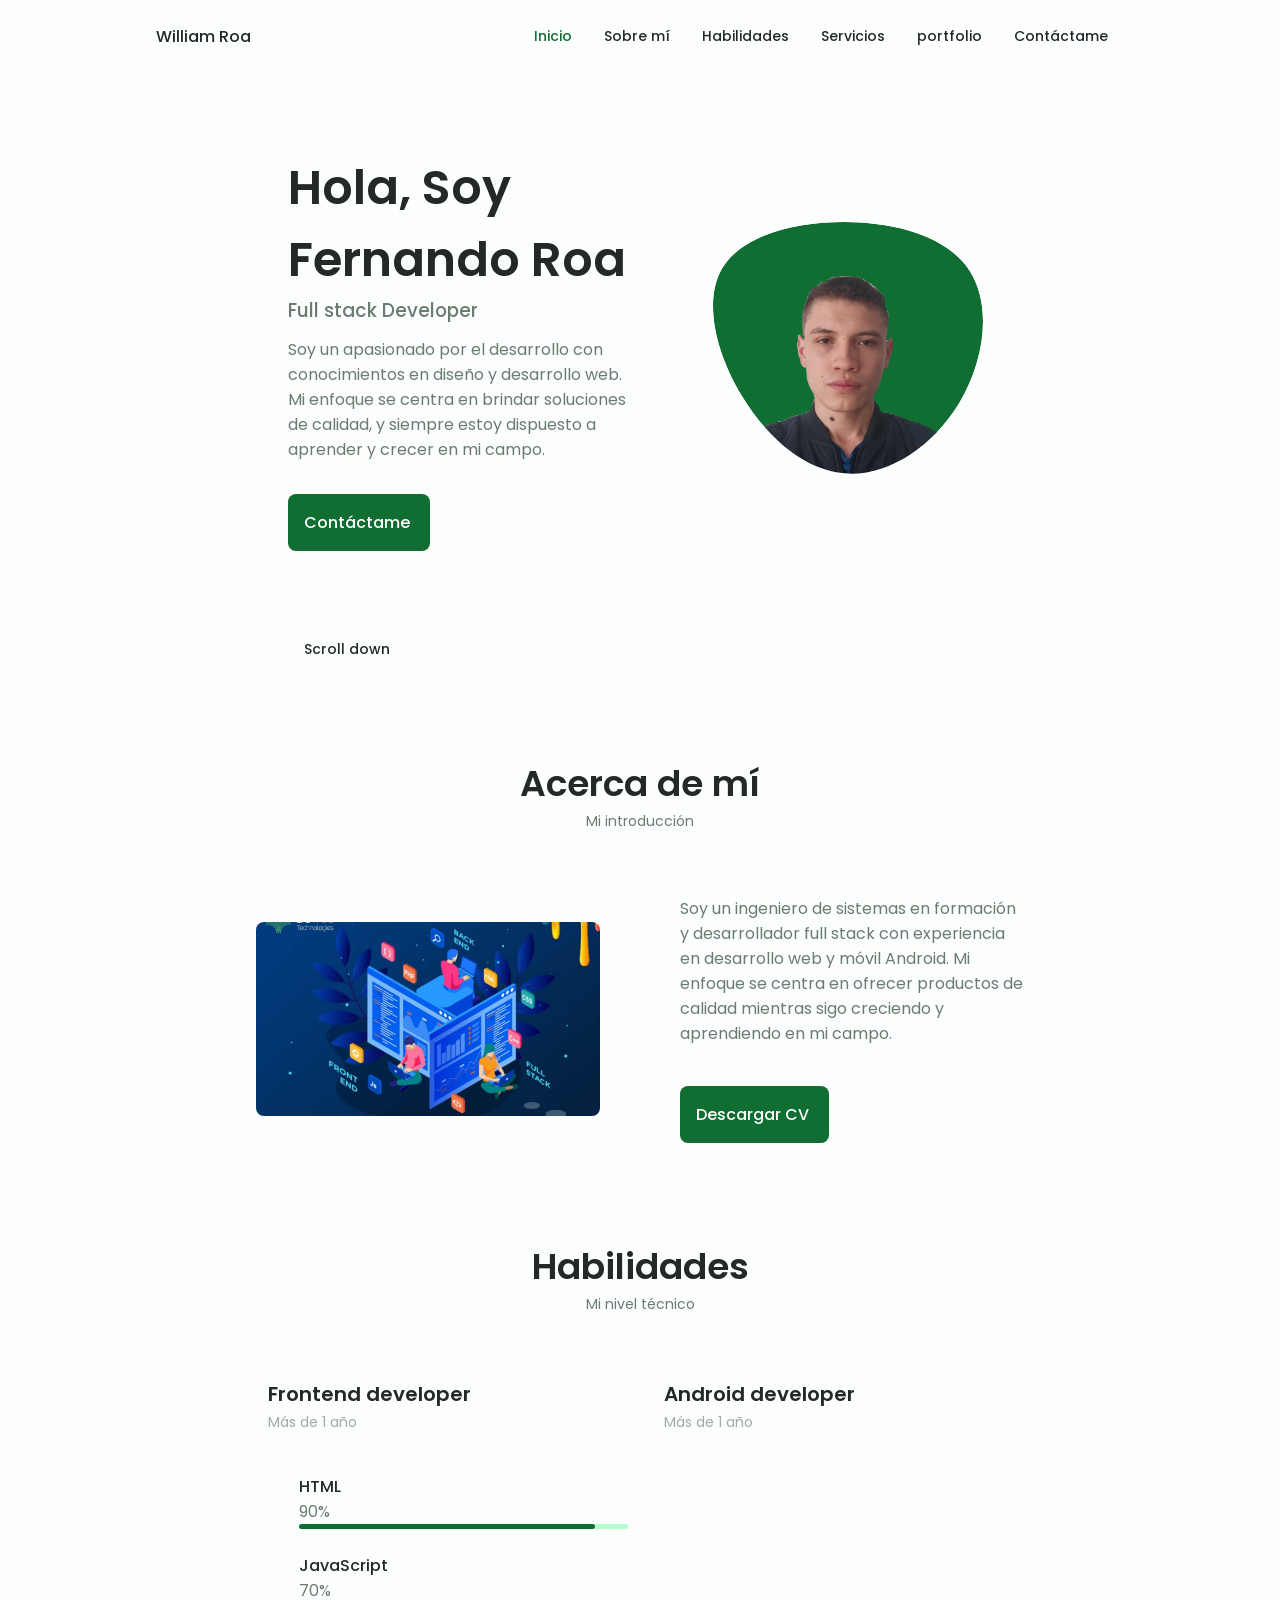
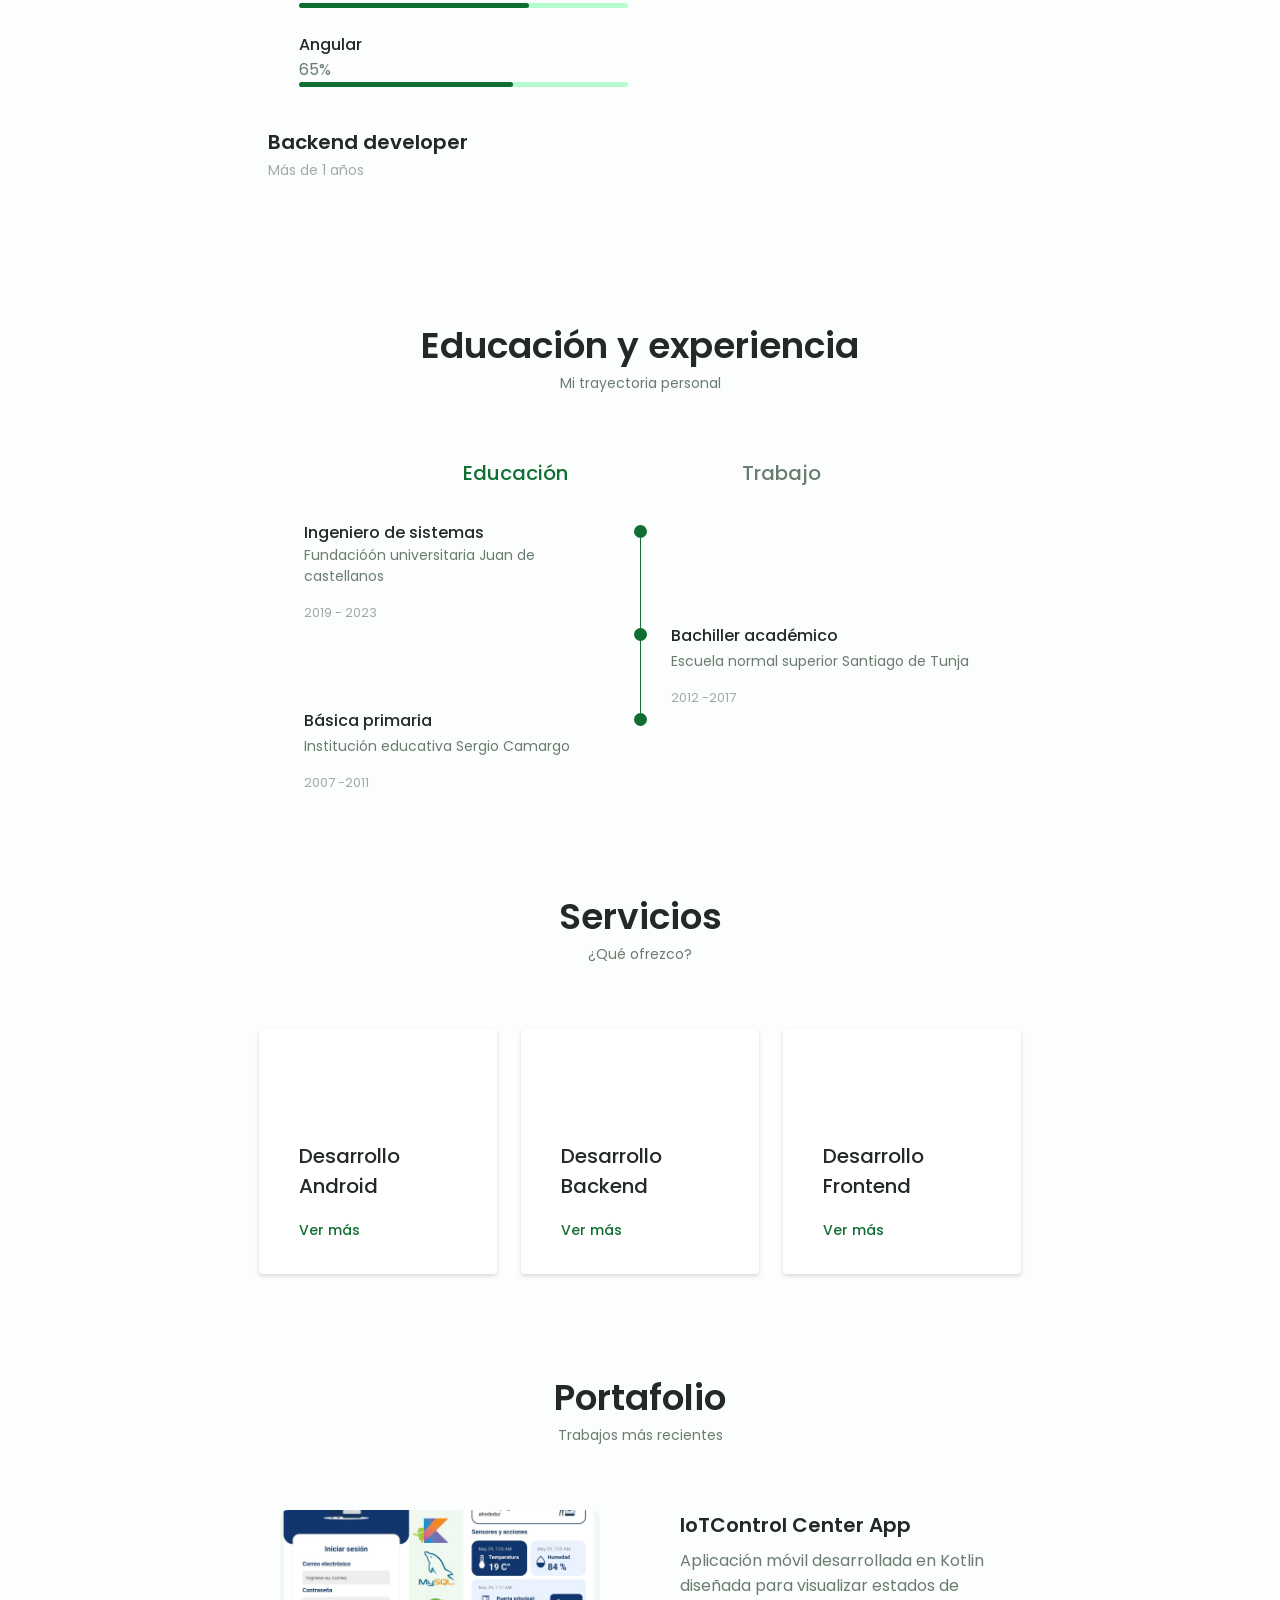
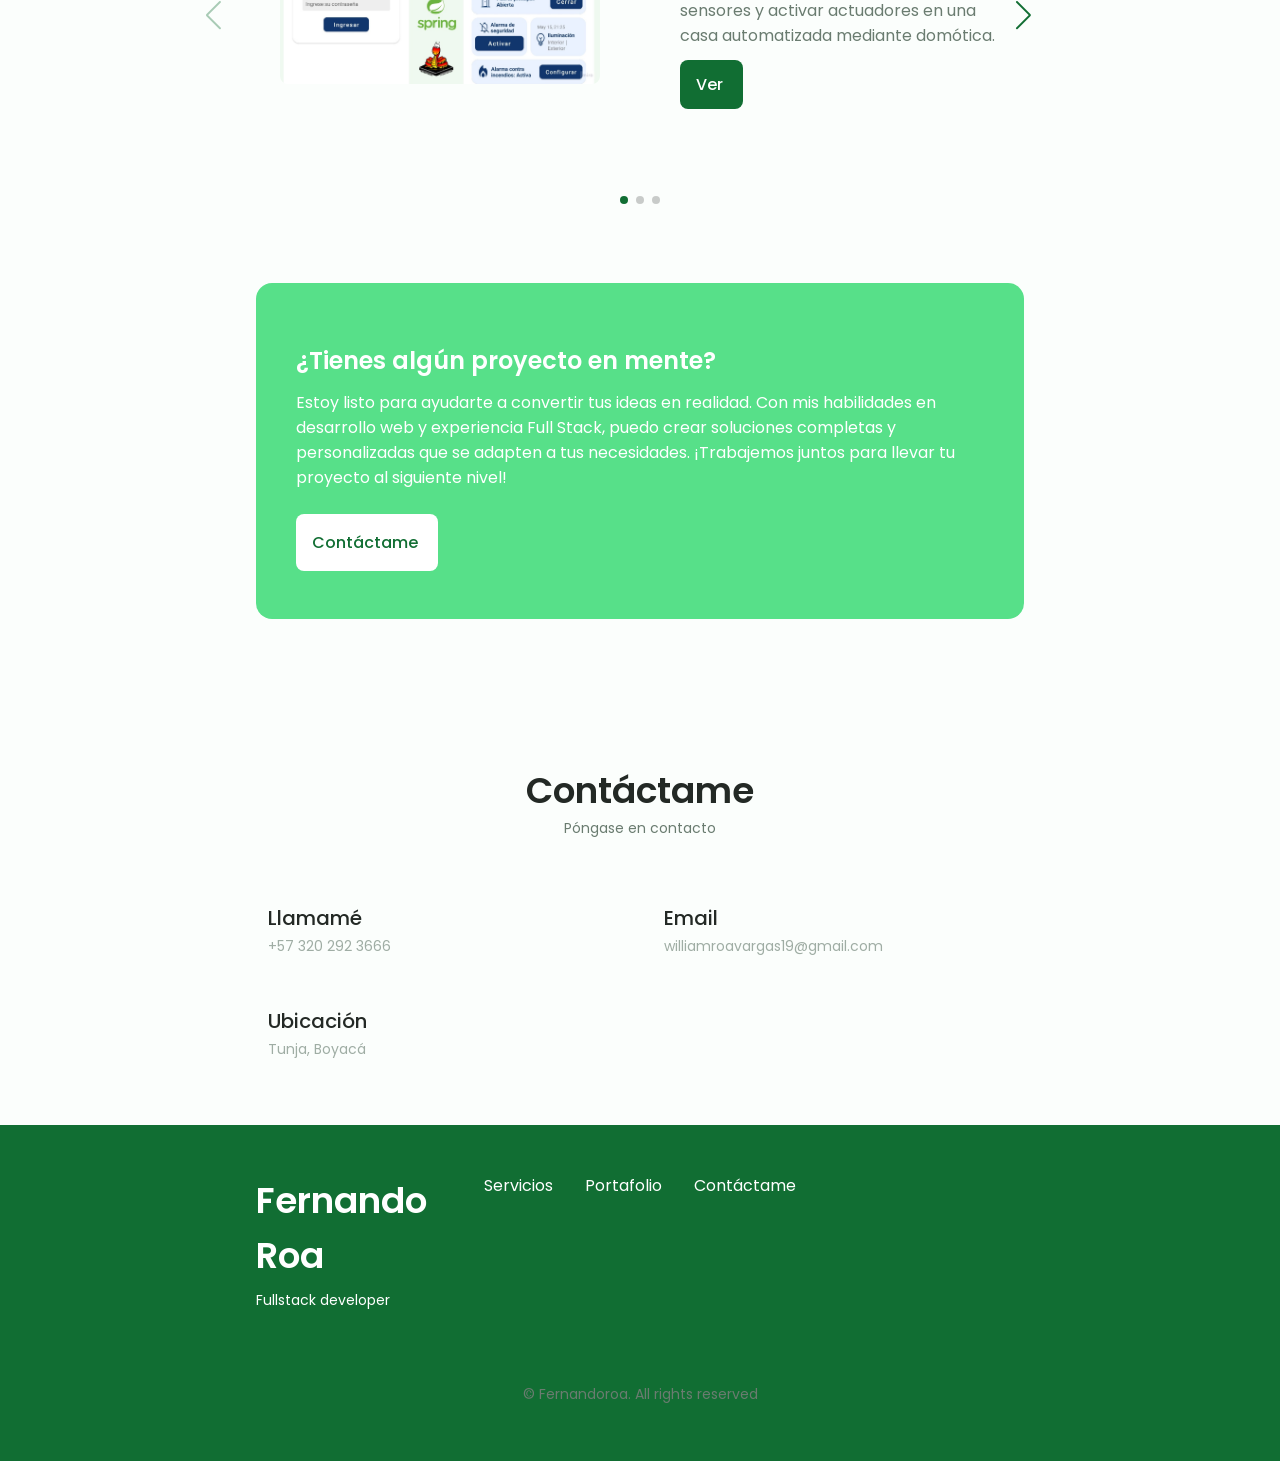
<file: index.html>
<!DOCTYPE html>
<html lang="en">

<head>
    <meta charset="UTF-8">
    <meta name="viewport" content="width=device-width, initial-scale=1.0">
    <link rel="stylesheet" href="https://unicons.iconscout.com/release/v4.0.8/css/line.css">


    <!--==================== SWIPER CSS ====================-->
    <link rel="stylesheet" href="assets/css/swiper-bundle.min.css">

    <!--==================== CSS ====================-->
    <link rel="stylesheet" href="assets/css/styles.css">

    <title>William Roa Fullstack Developer</title>
</head>

<body>
    <!--==================== HEADER ====================-->
    <header class="header" id="header">
        <nav class="nav container">
            <a href="#" class="nav__logo">William Roa</a>
            <div class="nav__menu" id="nav-menu">
                <ul class="nav__list grid">
                    <li class="nav__item">
                        <a href="#home" class="nav__link active__link">
                            <i class="uil uil-estate nav__icon"></i>Inicio
                        </a>
                    </li>
                    <li class="nav__item">
                        <a href="#about" class="nav__link">
                            <i class="uil uil-user nav__icon"></i>Sobre mí
                        </a>
                    </li>
                    <li class="nav__item">
                        <a href="#skills" class="nav__link">
                            <i class="uil uil-file-alt nav__icon"></i>Habilidades
                        </a>
                    </li>
                    <li class="nav__item">
                        <a href="#services" class="nav__link">
                            <i class="uil uil-briefcase-alt nav__icon"></i>Servicios
                        </a>
                    </li>
                    <li class="nav__item">
                        <a href="#portfolio" class="nav__link">
                            <i class="uil uil-scenery nav__icon"></i>portfolio
                        </a>
                    </li>
                    <li class="nav__item">
                        <a href="#contact" class="nav__link">
                            <i class="uil uil-message nav__icon"></i>Contáctame
                        </a>
                    </li>
                </ul>
                <i class="uil uil-times nav__close" id="nav-close"></i>
            </div>
            <div class="nav__buttons">
                <i class="uil uil-moon change-theme" id="theme-button"></i>
                <div class="nav__toggle" id="nav-toggle">
                    <i class="uil uil-apps"></i>
                </div>
            </div>
        </nav>
    </header>

    <!--==================== MAIN ====================-->
    <main class="main">
        <!--==================== HOME ====================-->
        <section class="home section" id="home">
            <div class="home__container container grid">
                <div class="home__content grid">
                    <div class="home__social">
                        <a href="https://www.linkedin.com/in/william-fernando-roa-vargas-0a00a724a/" class="home__social-icon" target="_blank">
                            <i class="uil uil-linkedin-alt"></i>
                        </a>
                        <!--<a href="#" class="home__social-icon" target="_blank">
                            <i class="uil uil-dribbble"></i>
                        </a>-->
                        <a href="https://github.com/roaxxx" class="home__social-icon" target="_blank">
                            <i class="uil uil-github-alt"></i>
                        </a>
                    </div>
                    <div class="home__img">
                        <svg class="home__blob" viewBox="0 0 200 187" xmlns="http://www.w3.org/2000/svg"
                            xmlns:xlink="http://www.w3.org/1999/xlink">
                            <mask id="mask0" mask-type="alpha">
                                <path d="M190.312 36.4879C206.582 62.1187 201.309 102.826 182.328 134.186C163.346 165.547 
                                    130.807 187.559 100.226 186.353C69.6454 185.297 41.0228 161.023 21.7403 129.362C2.45775 
                                    97.8511 -7.48481 59.1033 6.67581 34.5279C20.9871 10.1032 59.7028 -0.149132 97.9666 
                                    0.00163737C136.23 0.303176 174.193 10.857 190.312 36.4879Z" />
                            </mask>
                            <g mask="url(#mask0)">
                                <path d="M190.312 36.4879C206.582 62.1187 201.309 102.826 182.328 134.186C163.346 
                                    165.547 130.807 187.559 100.226 186.353C69.6454 185.297 41.0228 161.023 21.7403 
                                    129.362C2.45775 97.8511 -7.48481 59.1033 6.67581 34.5279C20.9871 10.1032 59.7028 
                                    -0.149132 97.9666 0.00163737C136.23 0.303176 174.193 10.857 190.312 36.4879Z" />
                                <image class="home__blob-img" x='25' y='40' xlink:href="assets/img/perfil.png" />
                            </g>
                        </svg>
                    </div>
                    <div class="home__data">
                        <h1 class="home__title">Hola, Soy Fernando Roa</h1>
                        <h3 class="home__subtitle">Full stack Developer</h3>
                        <p class="home__description">
                            Soy un apasionado por el desarrollo con conocimientos en diseño y desarrollo web. Mi enfoque se centra en brindar soluciones de calidad, y siempre estoy dispuesto a aprender y crecer en mi campo.
                        </p>
                        <a href="#contact" class="button button--flex">
                            Contáctame <i class="uil uil-message button__icon"></i>
                        </a>
                    </div>
                </div>
                <div class="home__scroll">
                    <a href="" class="home__scroll-button button--flex">
                        <i class="uil uil-mouse-alt home_scroll-mouse"></i>
                        <span class="home__scroll-name">Scroll down</span>
                        <i class="uil uil-arrow-down home__scroll-arrow"></i>
                    </a>
                </div>
            </div>
        </section>

        <!--==================== ABOUT ====================-->
        <section class="about section" id="about">
            <h2 class="section__title">Acerca de mí</h2>
            <span class="section__subtitle">Mi introducción</span>
            <div class="about__container container grid">
                <img src="assets/img/about.jpg" alt="" class="about__img">
                <div class="about__data">
                    <p class="about__description">Soy un ingeniero de sistemas en formación y desarrollador full stack con experiencia en desarrollo web y móvil Android. Mi enfoque se centra en ofrecer productos de calidad mientras sigo creciendo y aprendiendo en mi campo.</p>
                    <!--<div class="about__info">
                        <div>
                            <span class="about__info-title">08+</span>
                            <span class="about__info-name">Years <br>experience</span>
                        </div>
                        <div>
                            <span class="about__info-title">20+</span>
                            <span class="about__info-name">Completed <br>Project</span>
                        </div>
                        <div>
                            <span class="about__info-title">05+</span>
                            <span class="about__info-name">Companies <br>Worked</span>
                        </div>
                    </div>-->
                    <div download="" class="about__bottons">
                        <a href="assets/pdf/CV William Fernando Roa.pdf" target="_blank" class="button button--flex">
                            Descargar CV <i class="uil uil-download-alt button__icon"></i>
                        </a>
                    </div>
                </div>
            </div>
        </section>

        <!--==================== SKILLS ====================-->
        <section class="skills section" id="skills">
            <h1 class="section__title">Habilidades</h1>
            <span class="section__subtitle">Mi nivel técnico</span>
            <div class="skills__container container grid">
                <div>
                    <!--==================== SKILL 1====================-->
                    <div class="skills__content skills__open">
                        <div class="skills__header">
                            <i class="uil uil-brackets-curly skills__icon"></i>
                            <div>
                                <h1 class="skills__title">Frontend developer</h1>
                                <span class="skills__subtitle">Más de 1 año</span>
                            </div>
                            <i class="uil uil-angle-down skills__arrow"></i>
                        </div>
                        <div class="skills__list grid">
                            <div class="skills_data">
                                <div class="skills__titles">
                                    <h3 class="skills__name">HTML</h3>
                                    <span class="skills__number">90%</span>
                                </div>
                                <div class="skills__bar">
                                    <span class="skills__percentage skills__html"></span>
                                </div>
                            </div>
                            <div class="skills_data">
                                <div class="skills__titles">
                                    <h3 class="skills__name">JavaScript</h3>
                                    <span class="skills__number">70%</span>
                                </div>
                                <div class="skills__bar">
                                    <span class="skills__percentage skills__js"></span>
                                </div>
                            </div>
                            <div class="skills_data">
                                <div class="skills__titles">
                                    <h3 class="skills__name">Angular</h3>
                                    <span class="skills__number">65%</span>
                                </div>
                                <div class="skills__bar">
                                    <span class="skills__percentage skills__angular"></span>
                                </div>
                            </div>
                        </div>
                    </div>
                    <!--==================== SKILL 2====================-->
                    <div class="skills__content skills__close">
                        <div class="skills__header">
                            <i class="uil uil-server-network skills__icon"></i>
                            <div>
                                <h1 class="skills__title">Backend developer</h1>
                                <span class="skills__subtitle">Más de 1 años</span>
                            </div>
                            <i class="uil uil-angle-down skills__arrow"></i>
                        </div>
                        <div class="skills__list grid">
                            <div class="skills_data">
                                <div class="skills__titles">
                                    <h3 class="skills__name">Java (Spring Boot)</h3>
                                    <span class="skills__number">70%</span>
                                </div>
                                <div class="skills__bar">
                                    <span class="skills__percentage skills__java"></span>
                                </div>
                            </div>
                            <div class="skills_data">
                                <div class="skills__titles">
                                    <h3 class="skills__name">PHP</h3>
                                    <span class="skills__number">40%</span>
                                </div>
                                <div class="skills__bar">
                                    <span class="skills__percentage skills__php"></span>
                                </div>
                            </div>
                            <div class="skills_data">
                                <div class="skills__titles">
                                    <h3 class="skills__name">Python</h3>
                                    <span class="skills__number">30%</span>
                                </div>
                                <div class="skills__bar">
                                    <span class="skills__percentage skills__django"></span>
                                </div>
                            </div>
                        </div>
                    </div>
                </div>
                    <!--==================== SKILL 3====================-->
                    <div class="skills__content  skills__close">
                        <div class="skills__header">
                            <i class="uil uil-android-alt skills__icon"></i>
                            <div>
                                <h1 class="skills__title">Android developer</h1>
                                <span class="skills__subtitle">Más de 1 año</span>
                            </div>
                            <i class="uil uil-angle-down skills__arrow"></i>
                        </div>
                        <div class="skills__list grid">
                            <div class="skills_data">
                                <div class="skills__titles">
                                    <h3 class="skills__name">Kotlin</h3>
                                    <span class="skills__number">70%</span>
                                </div>
                                <div class="skills__bar">
                                    <span class="skills__percentage skills__kotlin"></span>
                                </div>
                            </div>
                            <div class="skills_data">
                                <div class="skills__titles">
                                    <h3 class="skills__name">MVVM</h3>
                                    <span class="skills__number">60%</span>
                                </div>
                                <div class="skills__bar">
                                    <span class="skills__percentage skills__mvvm"></span>
                                </div>
                            </div>
                            <div class="skills_data">
                                <div class="skills__titles">
                                    <h3 class="skills__name">Coroutines</h3>
                                    <span class="skills__number">75%</span>
                                </div>
                                <div class="skills__bar">
                                    <span class="skills__percentage skills__coroutines"></span>
                                </div>
                            </div>
                            <div class="skills_data">
                                <div class="skills__titles">
                                    <h3 class="skills__name">Retrofit 2</h3>
                                    <span class="skills__number">65%</span>
                                </div>
                                <div class="skills__bar">
                                    <span class="skills__percentage skills__retrofit"></span>
                                </div>
                            </div>
                            <div class="skills_data">
                                <div class="skills__titles">
                                    <h3 class="skills__name">Clean architecture</h3>
                                    <span class="skills__number">45%</span>
                                </div>
                                <div class="skills__bar">
                                    <span class="skills__percentage skills__clean"></span>
                                </div>
                            </div>
                        </div>
                    </div>
            </div>
        </section>

        <!--==================== QUALIFICATION ====================-->
        <section class="qualification section">
            <h2 class="section__title">Educación y experiencia</h2>
            <span class="section__subtitle">Mi trayectoria personal</span>
            <div class="qualification__container container">
                <div class="qualification__tabs">
                    <div class="qualification__button button--flex qualification__active" data-target="#education">
                        <i class="uil uil-graduation-cap qualification__icon"></i>
                        Educación
                    </div>
                    <div class="qualification__button button--flex" data-target="#work">
                        <i class="uil uil-briefcase-alt qualification__icon"></i>
                        Trabajo
                    </div>
                </div>
                <div class="qualification__sections">
                    <!-- Qualification content 1-->
                    <div class="qualification__content qualification__active" data-content id="education">
                        <!-- QUALIFICATION 1-->
                        <div class="qualification__data">
                            <div>
                                <h3 class="qualification__title">Ingeniero de sistemas</h3>
                                <span class="qualification__subtitle">Fundacióón universitaria Juan de
                                    castellanos</span>
                                <div class="qualification__calendar">
                                    <i class="uil uil-calendar-alt"></i>
                                    2019 - 2023
                                </div>
                            </div>
                            <div>
                                <span class="qualification__rounder"></span>
                                <span class="qualification__line"></span>
                            </div>
                        </div>
                        <!-- QUALIFICATION 2-->
                        <div class="qualification__data">
                            <div></div>
                            <div>
                                <span class="qualification__rounder"></span>
                                <span class="qualification__line"></span>
                            </div>
                            <div>
                                <h3 class="qualification__title">Bachiller académico</h3>
                                <span class="qualification__subtitle">Escuela normal superior Santiago de Tunja</span>
                                <div class="qualification__calendar">
                                    <i class="uil uil-calendar-alt"></i>
                                    2012 -2017
                                </div>
                            </div>
                        </div>
                        <!-- QUALIFICATION 3-->
                        <div class="qualification__data">
                            <div>
                                <h3 class="qualification__title">Básica primaria</h3>
                                <span class="qualification__subtitle">Institución educativa Sergio Camargo</span>
                                <div class="qualification__calendar">
                                    <i class="uil uil-calendar-alt"></i>
                                    2007 -2011
                                </div>
                            </div>
                            <div>
                                <span class="qualification__rounder"></span>
                                <!--<span class="qualification__line"></span>-->
                            </div>
                        </div>
                        <!-- QUALIFICATION 4-->
                        <!--
                        <div class="qualification__data">
                            <div></div>
                            <div>
                                <span class="qualification__rounder"></span>
                                <span class="qualification__line"></span>
                            </div>
                            <div>
                                <h3 class="qualification__title">Computer Enginer</h3>
                                <span class="qualification__subtitle">Juan de castellanos</span>
                                <div class="qualification__calendar">
                                    <i class="uil uil-calendar-alt"></i>
                                    2019 -2020
                                </div>
                            </div>
                        </div>-->
                    </div>
                    <!-- Qualification content 2=============-->
                    <div class="qualification__content" data-content id="work">
                        <!-- QUALIFICATION 1-->
                        <div class="qualification__data">
                            <div>
                                <h3 class="qualification__title">Pasante</h3>
                                <span class="qualification__subtitle">Siscem S.A.S - Desarrollo de aplicaicón móvil para
                                    la gestión de pedidos</span>
                                <div class="qualification__calendar">
                                    <i class="uil uil-calendar-alt"></i>
                                    2022 -2023
                                </div>
                            </div>
                            <div>
                                <span class="qualification__rounder"></span>
                                <span class="qualification__line"></span>
                            </div>
                        </div>
                        <!-- QUALIFICATION 2-->
                        <div class="qualification__data">
                            <div></div>
                            <div>
                                <span class="qualification__rounder"></span>
                                <span class="qualification__line"></span>
                            </div>
                            <div>
                                <span class="qualification__subtitle">Planificación y análisis del desarrollo.</span>
                            </div>
                        </div>
                        <!-- QUALIFICATION 3-->
                        <div class="qualification__data">
                            <div>
                                <span class="qualification__subtitle">Diseño de vistas y traducción a vistas XML</span>
                            </div>
                            <div>
                                <span class="qualification__rounder"></span>
                                <span class="qualification__line"></span>
                            </div>
                        </div>

                        <!-- QUALIFICATION 4-->
                        <div class="qualification__data">
                            <div></div>
                            <div>
                                <span class="qualification__rounder"></span>
                                <span class="qualification__line"></span>
                            </div>
                            <div>
                                <span class="qualification__subtitle">Implementación de estrategias de seguridad y protección de datos.</span>
                            </div>
                        </div>
                        <!-- QUALIFICATION 5-->
                        <div class="qualification__data">
                            <div>
                                <span class="qualification__subtitle">Diseño y desarrollo de modelo de datos con arquitecturas limpias y patrón MVVM.</span>
                            </div>
                            <div>
                                <span class="qualification__rounder"></span>
                                <span class="qualification__line"></span>
                            </div>
                        </div>
                        <!-- QUALIFICATION 6-->
                        <div class="qualification__data">
                            <div></div>
                            <div>
                                <span class="qualification__rounder"></span>
                                <span class="qualification__line"></span>
                            </div>
                            <div>
                                <span class="qualification__subtitle">Implementación de API Rest con Spring Boot.</span>
                            </div>
                        </div>
                        <!-- QUALIFICATION 7-->
                        <div class="qualification__data">
                            <div>
                                <span class="qualification__subtitle">Manejo de versionamiento con GitHub.</span>
                            </div>
                            <div>
                                <span class="qualification__rounder"></span>
                                <span class="qualification__line"></span>
                            </div>
                        </div>
                        <!-- QUALIFICATION 6-->
                        <div class="qualification__data">
                            <div></div>
                            <div>
                                <span class="qualification__rounder"></span>
                                <span class="qualification__line"></span>
                            </div>
                            <div>
                                <span class="qualification__subtitle">Diseño e implementación de planes de prueba.</span>
                            </div>
                        </div>
                        <!-- QUALIFICATION 7-->
                        <div class="qualification__data">
                            <div>
                                <span class="qualification__subtitle">Despliegue en entornos de prueba y producción.</span>
                            </div>
                            <div>
                                <span class="qualification__rounder"></span>
                                <!--<span class="qualification__line"></span>-->
                            </div>
                        </div>

                    </div>
                </div>
            </div>
        </section>

        <!--==================== SERVICES ====================-->
        <section class="services section" id="services">
            <h2 class="section__title">Servicios</h2>
            <span class="section__subtitle">¿Qué ofrezco?</span>
            <div class="services__container container grid">
                <!--==================== SERVICE 1====================-->
                <div class="services__content">
                    <div>
                        <i class="uil uil-android-alt services__icon"></i>
                        <h3 class="services__title">Desarrollo<br> Android</h3>
                    </div>
                    <span class="button button--flex button--small button--link services__button">
                        Ver más
                        <i class="uil uil-arrow-right button__icon"></i>
                    </span>
                    <div class="services__modal">
                        <div class="services__modal-content">
                            <h4 class="services__modal-title">Desarrollo<br> Android</h4>
                            <i class="uil uil-times services__modal-close"></i>
                            <ul class="services__modal-services grid">
                                <li class="services__modal-service">
                                    <i class="uil uil-check-circle services__modal-icon"></i>
                                    <p>Desarrollo de aplicaciones móviles Android.</p>
                                </li>
                                <li class="services__modal-service">
                                    <i class="uil uil-check-circle services__modal-icon"></i>
                                    <p>Diseño de interfaces de usuario (UI) para aplicaciones Android.</p>
                                </li>
                                <li class="services__modal-service">
                                    <i class="uil uil-check-circle services__modal-icon"></i>
                                    <p>Integración de servicios y APIs.</p>
                                </li>
                                <li class="services__modal-service">
                                    <i class="uil uil-check-circle services__modal-icon"></i>
                                    <p>Pruebas y depuración de aplicaciones Android:.</p>
                                </li>
                                <li class="services__modal-service">
                                    <i class="uil uil-check-circle services__modal-icon"></i>
                                    <p>Mantenimiento y actualización.</p>
                                </li>
                            </ul>
                        </div>
                    </div>
                </div>
                <!--==================== SERVICE 2 ====================-->
                <div class="services__content">
                    <div>
                        <i class="uil uil-server services__icon"></i>
                        <h3 class="services__title">Desarrollo<br>Backend</h3>
                    </div>
                    <span class="button button--flex button--small button--link services__button">
                        Ver más
                        <i class="uil uil-arrow-right button__icon"></i>
                    </span>
                    <div class="services__modal">
                        <div class="services__modal-content">
                            <h4 class="services__modal-title">Desarrollo<br>Backend</h4>
                            <i class="uil uil-times services__modal-close"></i>
                            <ul class="services__modal-services grid">
                                <li class="services__modal-service">
                                    <i class="uil uil-check-circle services__modal-icon"></i>
                                    <p>Desarrollo de APIs y servicios web.</p>
                                </li>
                                <li class="services__modal-service">
                                    <i class="uil uil-check-circle services__modal-icon"></i>
                                    <p>Integración de bases de datos.</p>
                                </li>
                                <li class="services__modal-service">
                                    <i class="uil uil-check-circle services__modal-icon"></i>
                                    <p>Seguridad y autenticación.</p>
                                </li>
                                <li class="services__modal-service">
                                    <i class="uil uil-check-circle services__modal-icon"></i>
                                    <p>Implementación de lógica de negocio</p>
                                </li>
                            </ul>
                        </div>
                    </div>
                </div>
                <!--==================== SERVICE 3 ====================-->
                <div class="services__content">
                    <div>
                        <i class="uil uil-arrow services__icon"></i>
                        <h3 class="services__title">Desarrollo <br>Frontend</h3>
                    </div>
                    <span class="button button--flex button--small button--link services__button">
                        Ver más
                        <i class="uil uil-arrow-right button__icon"></i>
                    </span>
                    <div class="services__modal">
                        <div class="services__modal-content">
                            <h4 class="services__modal-title">Desarrollo <br>Frontend</h4>
                            <i class="uil uil-times services__modal-close"></i>
                            <ul class="services__modal-services grid">
                                <li class="services__modal-service">
                                    <i class="uil uil-check-circle services__modal-icon"></i>
                                    <p>Diseño y desarrollo de interfaces de usuario.</p>
                                </li>
                                <li class="services__modal-service">
                                    <i class="uil uil-check-circle services__modal-icon"></i>
                                    <p>Implementación de componentes y estilos con CSS.</p>
                                </li>
                                <li class="services__modal-service">
                                    <i class="uil uil-check-circle services__modal-icon"></i>
                                    <p>ntegración con APIs y servicios backend.</p>
                                </li>
                                <li class="services__modal-service">
                                    <i class="uil uil-check-circle services__modal-icon"></i>
                                    <p>Optimización de rendimiento y carga.</p>
                                </li>
                            </ul>
                        </div>
                    </div>
                </div>
            </div>
        </section>

        <!--==================== PORTFOLIO ====================-->
        <section class="portfolio section" id="portfolio">
            <h2 class="section__title">Portafolio</h2>
            <span class="section__subtitle">Trabajos más recientes</span>
            <div class="portfolio__container container swiper-container">
                <div class="swiper-wrapper">
                    <!--==================== PORTFOLIO 1====================-->
                    <div class="portfolio__content grid swiper-slide">
                        <img src="assets/img/portfolio1.jpg" alt="" class="portfolio__img">
                        <div class="portfolio__data">
                            <h3 class="portfolio__title">IoTControl Center App</h3>
                            <p class="portfolio__description">Aplicación móvil desarrollada en Kotlin diseñada para visualizar estados de sensores y activar actuadores en una casa automatizada mediante domótica.</p>
                            <a href="#" class="button button--flex button--small portfolio__button">
                                Ver
                                <i class="uil uil-arrow-right button__icon"></i>
                            </a>
                        </div>
                    </div>
                    <!--==================== PORTFOLIO 2====================-->
                    <div class="portfolio__content grid swiper-slide">
                        <img src="assets/img/portfolio2.jpg" alt="" class="portfolio__img">
                        <div class="portfolio__data">
                            <h3 class="portfolio__title">Aplicación móvil Coach Pedidos</h3>
                            <p class="portfolio__description">Aplicación para gestión de pedidos, desarrollada en conjunto con la firma de consultoría SISCEM S.A.S, durante el desarrollo de una pasantía.</p>
                            <a href="#" class="button button--flex button--small portfolio__button">
                                Ver
                                <i class="uil uil-arrow-right button__icon"></i>
                            </a>
                        </div>
                    </div>
                    <!--==================== PORTFOLIO 3====================-->
                    <div class="portfolio__content grid swiper-slide">
                        <img src="assets/img/portfolio3.jpg" alt="" class="portfolio__img">
                        <div class="portfolio__data">
                            <h3 class="portfolio__title">Sistema de calificaciones</h3>
                            <p class="portfolio__description">Es un sistema desarrollado y pensado para una academina, permitiendo llevar registros de alumnos y calificaciones.</p>
                            <a href="#" class="button button--flex button--small portfolio__button">
                                Ver
                                <i class="uil uil-arrow-right button__icon"></i>
                            </a>
                        </div>
                    </div>

                </div>
                <div class="swiper-button-next"></div>
                <div class="swiper-button-prev"></div>
                <div class="swiper-pagination"></div>
            </div>
        </section>

        <!--==================== PROJECT IN MIND ====================-->
        <section class="project section">
            <div class="project__bg">
                <div class="project__container container grid">
                    <div class="project__data">
                        <h2 class="project__title">¿Tienes algún proyecto en mente?</h2>
                        <p class="project__description">Estoy listo para ayudarte a convertir tus ideas en realidad. Con mis habilidades en desarrollo web y experiencia Full Stack, puedo crear soluciones completas y personalizadas que se adapten a tus necesidades. ¡Trabajemos juntos para llevar tu proyecto al siguiente nivel!</p>
                        <a href="#contact" class="button button--flex button--white">
                            Contáctame
                            <i class="uil uil-message project__icon button__icon"></i>
                        </a>
                    </div>
                   <!-- <img src="assets/img/project.png" class="project__img">-->
                </div>
            </div>
        </section>


        <!--==================== CONTACT ME ====================-->
        <section class="contact section" id="contact">
            <h2 class="section__title">Contáctame</h2>
            <span class="section__subtitle">Póngase en contacto</span>
            <div class="contact__container container grid">
                <div class="contact__information">
                    <i class="uil uil-phone contact__icon"></i>
                    <div>
                        <h3 class="contact__title">Llamamé</h3>
                        <span class="contact__subtitle">+57 320 292 3666</span>
                    </div>
                </div>
                <div class="contact__information">
                    <i class="uil uil-envelope contact__icon"></i>
                    <div>
                        <h3 class="contact__title">Email</h3>
                        <span class="contact__subtitle">williamroavargas19@gmail.com</span>
                    </div>
                </div>
                <div class="contact__information">
                    <i class="uil uil-map-marker contact__icon"></i>
                    <div>
                        <h3 class="contact__title">Ubicación</h3>
                        <span class="contact__subtitle">Tunja, Boyacá</span>
                    </div>
                </div>
            </div>
        </section>
    </main>

    <!--==================== FOOTER ====================-->
    <footer class="footer">
        <div class="footer__bg">
            <div class="footer__container container grid">
                <div>
                    <h1 class="footer__title">Fernando Roa</h1>
                    <span class="footer__subtitle">Fullstack developer</span>
                </div>
                <ul class="footer__links">
                    <li>
                        <a href="#services" class="footer__link">Servicios</a>
                    </li>
                    <li>
                        <a href="#portfolio" class="footer__link">Portafolio</a>
                    </li>
                    <li>
                        <a href="#contact" class="footer__link">Contáctame</a>
                    </li>
                </ul>

                <div class="footer__socials">
                    <a href="https://www.facebook.com/" target="_blank" class="footer__social">
                        <i class="uil uil-facebook-f"></i>
                    </a>
                    <a href="https://www.instagram.com/" target="_blank" class="footer__social">
                        <i class="uil uil-instagram"></i>
                    </a>
                    <a href="https://www.twitter.com/" target="_blank" class="footer__social">
                        <i class="uil uil-twitter-alt"></i>
                    </a>
                </div>
            </div>
            <p class="footer__copy">&#169; Fernandoroa. All rights reserved</p>
        </div>
    </footer>

    <!--==================== SCROLL TOP ====================-->
    <a href="#" class="scrollup" id="scroll-up">
        <i class="uil uil-arrow-up scroll__icon"></i>
    </a>

    <!--==================== SWIPER JS ====================-->
    <script src="assets/js/swiper-bundle.min.js"></script>

    <!--==================== MAIN JS ====================-->
    <script src="assets/js/main.js"></script>
</body>

</html>
</file>
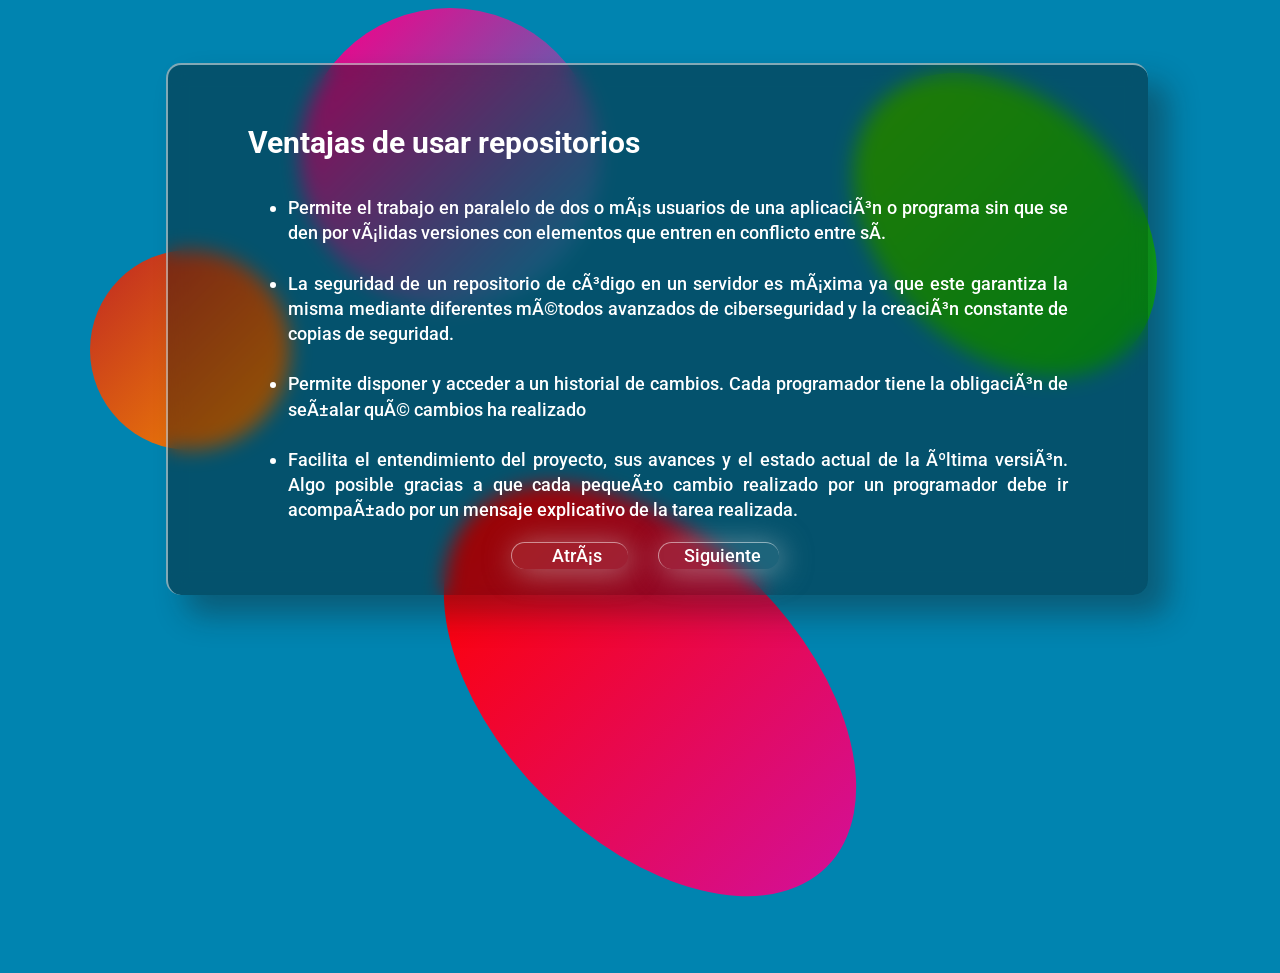
<file: views/Rep02.html>
<!DOCTYPE html>
<html lang="en">
<head>
    <meta http-equiv=”Content-Type” content=”text/html; charset=UTF-8″ />
	<title>Introducción</title>
    <link rel="stylesheet" href="../css/twoStyle.css">
</head>
<body>
    <div class="container__background_triangle">
        <div class="triagle triagle1"></div>
        <div class="triagle triagle2"></div>
        <div class="triagle triagle3"></div>
        <div class="triagle triagle4"></div>
    </div>
    <div class="advantages">
        <h2>Ventajas de usar repositorios</h2>
        <ul>
             <li>Permite el trabajo en paralelo de dos o más usuarios de una
            aplicación o programa sin que se den por válidas versiones con
            elementos que entren en conflicto entre sí.</li>
            <br>
            <li>La seguridad de un repositorio de código en un servidor es máxima
             ya que este garantiza la misma mediante diferentes métodos avanzados
             de ciberseguridad y la creación constante de copias de seguridad.</li>
             <br>
            <li>Permite disponer y acceder a un historial de cambios. Cada programador
             tiene la obligación de señalar qué cambios ha realizado</li>
             <br>
            <li>Facilita el entendimiento del proyecto, sus avances y el estado actual
             de la última versión. Algo posible gracias a que cada pequeño cambio
             realizado por un programador debe ir acompañado por un mensaje explicativo
             de la tarea realizada. </li>
            </ul>
            <div class="back">
                <a href="Rep01.html">Atrás</a>
            </div>
            <div class="next">
                <a href="Rep03.html">Siguiente</a>
            </div>
    </div>
</body>
</html>
</file>
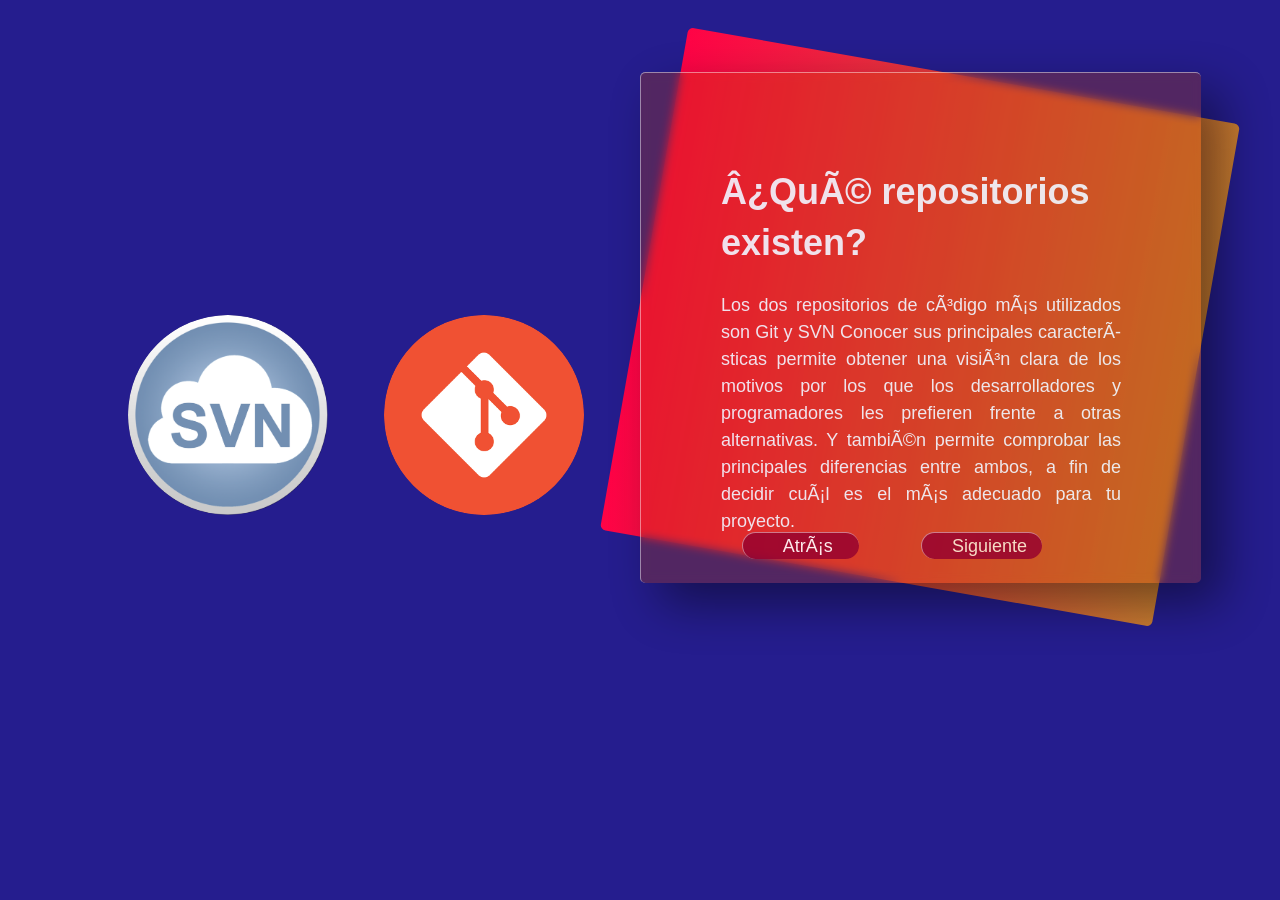
<file: views/Rep03.html>
<!DOCTYPE html>
<html lang="en">
<head>
    <meta http-equiv=”Content-Type” content=”text/html; charset=UTF-8″ />
	<title>Introducción</title>
    <link rel="stylesheet" href="../css/treeStyle.css">
</head>
<body>
    <div class="container__background_triangle">
        <div class="triagle triagle1"></div>
    </div>
    <div class="container">
        <h1>¿Qué repositorios existen?</h1>
        <P>Los dos repositorios de código más utilizados son Git y SVN
            Conocer sus principales características permite obtener 
            una visión clara de los motivos por los que los desarrolladores
            y programadores les prefieren frente a otras alternativas.
            Y también permite comprobar las principales diferencias entre
            ambos, a fin de decidir cuál es el más adecuado para tu proyecto.</P>

            <div class="back">
                <a href="Rep02.html">Atrás</a>
            </div>
            <div class="next">
                <a href="Rep04.html">Siguiente</a>
            </div>
    </div>
    <div class="svn">
        <img src="../imgs/SVN.png" alt="">
    </div>
    <div class="git">
        <img src="../imgs/git.png" alt="">
    </div>
</body>
</html>
</file>
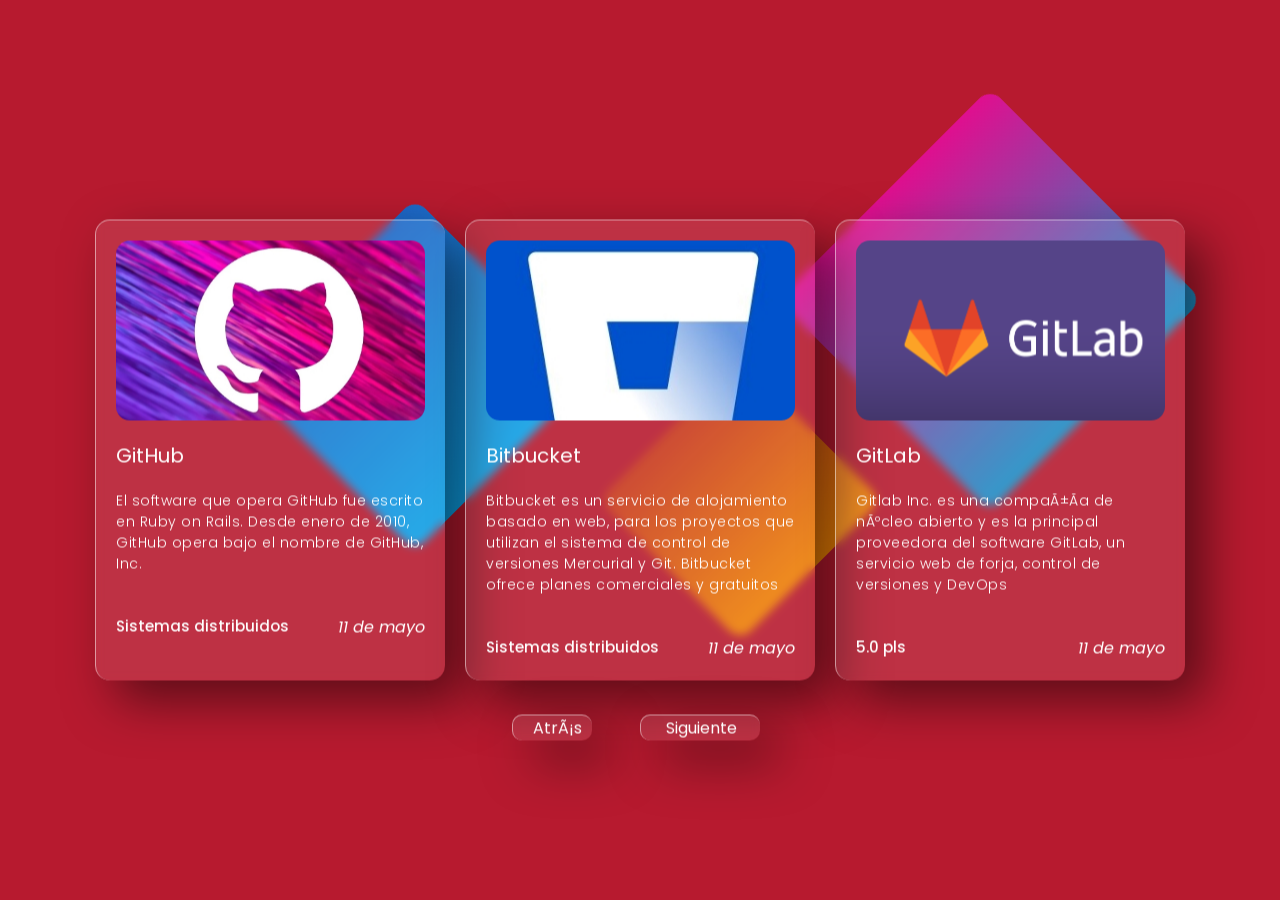
<file: views/Rep04.html>
<!DOCTYPE html>
<html lang="en">
<head>
    <meta http-equiv=”Content-Type” content=”text/html; charset=UTF-8″ />
	<title>repositorios remotos</title>
    <link rel="stylesheet" href="../css/fourStyle.css">
</head>
<body>
    <div class="container__background_triangle">
        <div class="triagle triagle1"></div>
        <div class="triagle triagle2"></div>
        <div class="triagle triagle3"></div>
    </div>
    <div class="container__cards">
        <div class="card">
            <div class="cover__card">
                <img src="../imgs/GitHubCard.jpg" alt="">
            </div>
            <h2>GitHub</h2>
            <p>El software que opera GitHub fue escrito en Ruby
                on Rails. Desde enero de 2010, GitHub opera bajo
                el nombre de GitHub, Inc.
            </p>
                <hr>
            <div class="footer__card">
                <h3 class="user__name">Sistemas distribuidos</h3>
                <i>11 de mayo</i>
            </div>
        </div>
        <div class="card">
            <div class="cover__card">
                <img src="../imgs/BitbucketCard.jpg" alt="">
            </div>
            <h2>Bitbucket</h2>
            <p>Bitbucket es un servicio de alojamiento basado en web,
                 para los proyectos que utilizan el sistema de control
                  de versiones Mercurial y Git. Bitbucket ofrece planes
                   comerciales y gratuitos
            </p>
                <hr>
            <div class="footer__card">
                <h3 class="user__name">Sistemas distribuidos</h3>
                <i>11 de mayo</i>
            </div>
        </div>
        <div class="card">
            <div class="cover__card">
                <img src="../imgs/gitLabCard.png">
            </div>
            <h2>GitLab</h2>
            <p>Gitlab Inc. es una compañía de núcleo abierto y es la principal
                 proveedora del software GitLab, un servicio web de forja, control
                  de versiones y DevOps
            </p>
                <hr>
            <div class="footer__card">
                <h3 class="user__name">5.0 pls</h3>
                <i>11 de mayo</i>
            </div>
        </div>
        <div class="back">
            <a href="Rep03.html">Atrás</a>
        </div>
        <div class="next">
            <a href="Rep05.html">Siguiente</a>
        </div>
    </div>
</body>
</html>
</file>
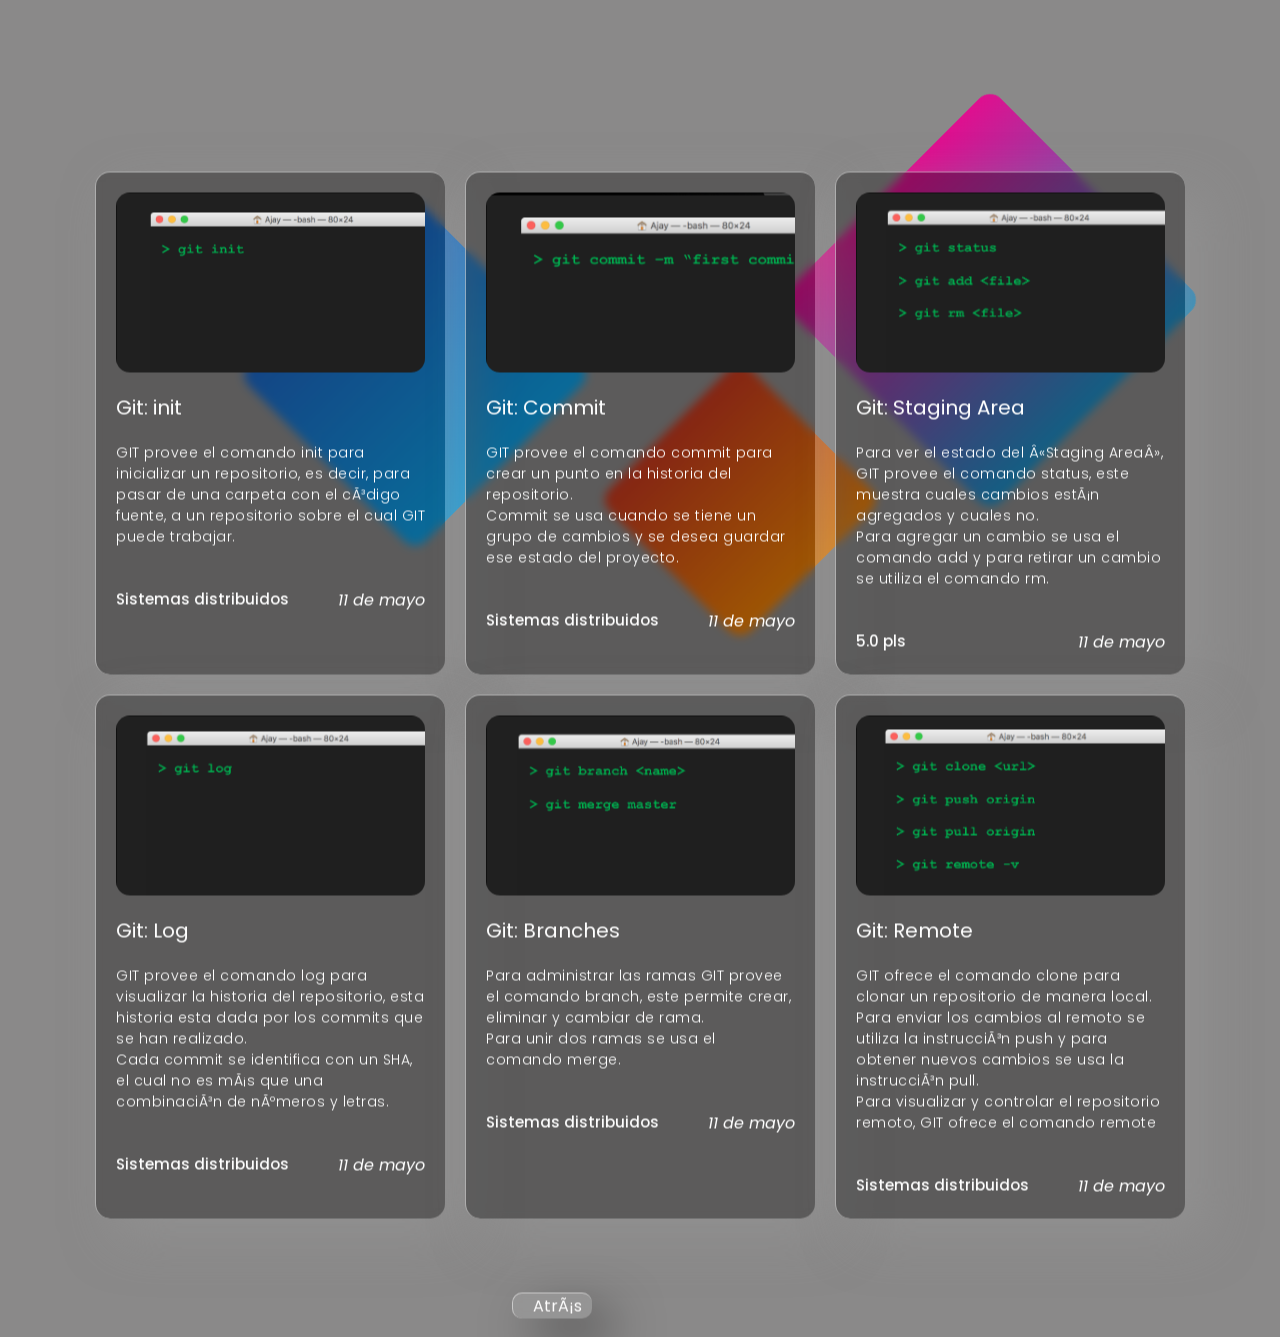
<file: views/Rep05.html>
<!DOCTYPE html>
<html lang="en">
<head>
    <meta http-equiv=”Content-Type” content=”text/html; charset=UTF-8″ />
	<title>repositorios remotos</title>
    <link rel="stylesheet" href="../css/fourStyle.css">
</head>
<body>
    <style>
        body{
            background: rgb(138, 137, 137);
        }
        .container__cards{
            margin-top: 250px;
            padding-bottom: 10px;
        }
        .card{
            box-shadow: 20px 20px 50px rgba(152, 152, 152, 0.5);
            border-left: 1px solid rgba(255, 255, 255, 0.5);
            border-top: 1px solid rgba(255, 255, 255, 0.5);
            background: rgba(0, 0, 0, 0.335);
        }
    </style>
    <div class="container__background_triangle">
        <div class="triagle triagle1"></div>
        <div class="triagle triagle2"></div>
        <div class="triagle triagle3"></div>
    </div>
    <div class="container__cards">
        <div class="card">
            <div class="cover__card">
                <img src="../imgs/gitInit.png" alt="">
            </div>
            <h2>Git: init</h2>
            <p>GIT provee el comando init para inicializar un
                repositorio, es decir, para pasar de una carpeta
                con el código fuente, a un repositorio sobre el
                cual GIT puede trabajar.
            </p>
                <hr>
            <div class="footer__card">
                <h3 class="user__name">Sistemas distribuidos</h3>
                <i>11 de mayo</i>
            </div>
        </div>
        <div class="card">
            <div class="cover__card">
                <img src="../imgs/gitCommit.png" alt="">
            </div>
            <h2>Git: Commit</h2>
            <p>GIT provee el comando commit para crear un
                punto en la historia del repositorio. 
            <br>
                Commit se usa cuando se tiene un grupo de
                cambios y se desea guardar ese estado del
                proyecto.
            </p>
                <hr>
            <div class="footer__card">
                <h3 class="user__name">Sistemas distribuidos</h3>
                <i>11 de mayo</i>
            </div>
        </div>
        <div class="card">
            <div class="cover__card">
                <img src="../imgs/gitStaginArea.png">
            </div>
            <h2>Git: Staging Area</h2>
            <p>Para ver el estado del «Staging Area», GIT provee
                el comando status, este muestra cuales cambios
                están agregados y cuales no. <br>
                Para agregar un cambio se usa el comando add y
                para retirar un cambio se utiliza el comando rm.
            </p>
                <hr>
            <div class="footer__card">
                <h3 class="user__name">5.0 pls</h3>
                <i>11 de mayo</i>
            </div>
        </div>
        <div class="card">
            <div class="cover__card">
                <img src="../imgs/gitLogpng.png">
            </div>
            <h2>Git: Log</h2>
            <p>GIT provee el comando log para visualizar la
                historia del repositorio, esta historia esta dada
                por los commits que se han realizado.<br>
                Cada commit se identifica con un SHA, el cual no
                es más que una combinación de números y
                letras.
            </p>
                <hr>
            <div class="footer__card">
                <h3 class="user__name">Sistemas distribuidos</h3>
                <i>11 de mayo</i>
            </div>
        </div>
        <div class="card">
            <div class="cover__card">
                <img src="../imgs/GitBranch.png" alt="">
            </div>
            <h2>Git: Branches</h2>
            <p>Para administrar las ramas GIT provee el
                comando branch, este permite crear, eliminar y
                cambiar de rama. <br>
                Para unir dos ramas se usa el comando merge.
            </p>
                <hr>
            <div class="footer__card">
                <h3 class="user__name">Sistemas distribuidos</h3>
                <i>11 de mayo</i>
            </div>
        </div>
        <div class="card">
            <div class="cover__card">
                <img src="../imgs/gitRemote.png">
            </div>
            <h2>Git: Remote</h2>
            <p>GIT ofrece el comando clone para clonar un
                repositorio de manera local.<br>
                Para enviar los cambios al remoto se utiliza la
                instrucción push y para obtener nuevos cambios se
                usa la instrucción pull.<br>
                Para visualizar y controlar el repositorio remoto,
                GIT ofrece el comando remote
            </p>
                <hr>
            <div class="footer__card">
                <h3 class="user__name">Sistemas distribuidos</h3>
                <i>11 de mayo</i>
            </div>
        </div>
        <div class="back">
            <a href="Rep04.html">Atrás</a>
        </div>
    </div>
</body>
</html>
</file>
<file: assets/css/styles.css>
@import url("https://fonts.googleapis.com/css2?family=Poppins:wght@400;500;600&display=swap");


:root {
  --header-height: 3rem;

  --hue-color: 142;

  --first-color: hsl(var(--hue-color), 73%, 25%);
  --first-color-second: hsl(var(--hue-color), 69%, 61%);
  --first-color-alt: hsl(var(--hue-color), 57%, 53%);
  --first-color-lighter: hsl(var(--hue-color), 92%, 85%);
  --title-color: hsl(var(--hue-color), 8%, 15%);
  --text-color: hsl(var(--hue-color), 8%, 45%);
  --text-color-light: hsl(var(--hue-color), 8%, 65%);
  --input-color: hsl(var(--hue-color), 70%, 96%);
  --body-color: hsl(var(--hue-color), 60%, 99%);
  --container-color: #fff;
  --scroll-bar-color: hsl(var(--hue-color), 12%, 90%);
  --scroll-thumb-color: hsl(var(--hue-color), 12%, 80%);

  --body-font: 'Poppins', sans-serif;

  /* .5rem = 8px, 1rem = 16px, 1.5rem = 24px ... */
  --big-font-size: 2rem;
  --h1-font-size: 1.5rem;
  --h2-font-size: 1.25rem;
  --h3-font-size: 1.125rem;
  --normal-font-size: .938rem;
  --small-font-size: .813rem;
  --smaller-font-size: .75rem;

  /*========== Font weight ==========*/
  --font-medium: 500;
  --font-semi-bold: 600;

  /*========== Margenes Bottom ==========*/
  /* .25rem = 4px, .5rem = 8px, .75rem = 12px ... */
  --mb-0-25: .25rem;
  --mb-0-5: .5rem;
  --mb-0-75: .75rem;
  --mb-1: 1rem;
  --mb-1-5: 1.5rem;
  --mb-2: 2rem;
  --mb-2-5: 2.5rem;
  --mb-3: 3rem;

  /*========== z index ==========*/
  --z-tooltip: 10;
  --z-fixed: 100;
  --z-modal: 1000;
}

/* Font size for large devices */
@media screen and (min-width: 968px) {
  :root {
    --big-font-size: 3rem;
    --h1-font-size: 2.25rem;
    --h2-font-size: 1.5rem;
    --h3-font-size: 1.25rem;
    --normal-font-size: 1rem;
    --small-font-size: .875rem;
    --smaller-font-size: .813rem;
  }
}

/*========== Variables Dark theme ==========*/
body.dark-theme{
  --title-color: hsl(var(--hue-color), 8%, 95%);
  --text-color: hsl(var(--hue-color), 8%, 75%);
  --body-color: hsl(var(--hue-color), 28%, 12%);
  --container-color: hsl(var(--hue-color), 29%,16%);
  --scroll-bar-color: hsl(var(--hue-color), 12%, 48%);
  --scroll-thumb-color: hsl(var(--hue-color), 12%, 36%);
}

/*========== Button Dark/Light ==========*/
.nav__buttons{
  display: flex;
  align-items: center;
}

.change-theme{
  font-size: 1.25rem;
  color: var(--title-color);
  margin-right: var(--mb-1);
  cursor: pointer;
}

.change-theme:hover{
  color: var(--first-color);
}

/*==================== BASE ====================*/
* {
  box-sizing: border-box;
  padding: 0;
  margin: 0;
}

html {
  scroll-behavior: smooth;
}

body {
  margin: 0 0 var(--header-height) 0;
  font-family: var(--body-font);
  font-size: var(--normal-font-size);
  background-color: var(--body-color);
  color: var(--text-color);
}

h1,
h2,
h3,
h4 {
  color: var(--title-color);
  font-weight: var(--font-semi-bold);
}

ul {
  list-style: none;
}

a {
  text-decoration: none;
}

img {
  max-width: 100%;
  height: auto;
}

/*==================== REUSABLE CSS CLASSES ====================*/
.section {
  padding: 4rem 0 3rem;
}

.section__title {
  font-size: var(--h1-font-size);
  color: var(--title-color);
}

.section__subtitle {
  display: block;
  font-size: var(--small-font-size);
  margin-bottom: var(--mb-2);
}

.section__title,
.section__subtitle {
  text-align: center;
}

/*==================== LAYOUT ====================*/
.container {
  max-width: 768px;
  margin-left: var(--mb-1-5);
  margin-right: var(--mb-1-5);
}

.grid {
  display: grid;
  gap: 1.5rem;
}

.header {
  width: 100%;
  position: fixed;
  bottom: 0;
  left: 0;
  z-index: var(--z-fixed);
  background-color: var(--body-color);
}

/*==================== NAV ====================*/
.nav {
  max-width: 968px;
  height: var(--header-height);
  display: flex;
  justify-content: space-between;
  align-items: center;
}

.nav__logo,
.nav__toggle {
  color: var(--title-color);
  font-weight: var(--font-medium);
}

.nav__logo:hover {
  color: var(--first-color);
}

@media screen and (max-width: 767px) {
  .nav__menu {
    position: fixed;
    bottom: -100%;
    left: 0;
    width: 100%;
    background-color: var(--body-color);
    padding: 2rem 1.5rem 4rem;
    box-shadow: 0 -1px 4px rgba(0, 0, 0, .15);
    border-radius: 1.5rem 1.5rem 0 0;
    transition: .3s;
  }
}

.nav__list {
  grid-template-columns: repeat(3, 1fr);
  gap: 2rem;
}

.nav__link {
  display: flex;
  flex-direction: column;
  align-items: center;
  font-size: var(--small-font-size);
  color: var(--title-color);
  font-weight: var(--font-medium);
}

.nav__link:hover {
  color: var(--first-color);
}

.nav__icon {
  font-size: 1.2rem;
}

.nav__close {
  position: absolute;
  right: 1.3rem;
  bottom: .5rem;
  font-size: 1.5rem;
  cursor: pointer;
  color: var(--first-color);
}

.nav__close:hover {
  color: var(--first-color-alt);
}

/* show menu */

.show-menu {
  bottom: 0;
}


/* Active link */
.active-link{
  color: var(--first-color);
}

/* Change background header */
.scroll-header{
  box-shadow: 0 -1px 4px rgba(0, 0, 0, .15);
}

/*==================== HOME ====================*/
.home__container {
  gap: 1rem;
}

.home__content {
  grid-template-columns: .5fr 3fr;
  padding-top: 3.5rem;
  align-items: center;
}

.home__social {
  display: grid;
  grid-template-columns: max-content;
  row-gap: 1rem;
}

.home__social-icon {
  font-size: 1.25rem;
  color: var(--first-color);
}

.home__social-icon:hover {
  color: var(--first-color-alt);
}

.home__blob {
  width: 200px;
  fill: var(--first-color);
}

.home__blob-img {
  width: 150px;
}

.home__data{
  grid-column: 1/3;
}

.home__title{
  font-size: var(--big-font-size);
  
}

.home__subtitle{
  color: var(--text-color);
  font-weight: var(--font-medium);
  margin-bottom: var(--mb-0-75);
}

.home__description{
  margin-bottom: var(--mb-2);
}

.home__scroll{
  display: none;
}

.home__scroll-button{
  color: var(--first-color);
  transition: .3s;
}

.home__scroll-button:hover{
  transform: translateY(0.25rem);
}

.home__scroll-mouse{
  font-size: 2rem;
}

.home__scroll-name{
  font-size: var(--small-font-size);
  color: var(--title-color);
  font-weight: var(--font-medium);
  margin-right: var(--mb-0-25);
}

.home__scroll-arrow{
  font-size: 1.25rem;
}
/*==================== BUTTONS ====================*/

.button{
  display: inline-block;
  background-color: var(--first-color);
  color: #fff;
  padding: 1rem;
  border-radius: .5rem;
  font-weight: var(--font-medium);
}

.button:hover{
  background-color: var(--first-color-alt);
}

.button__icon{
  font-size: 1.25rem;
  margin-left: var(--mb-0-25);
  transition: .3s;
}

.button--white{
  background-color: #fff;
  color: var(--first-color);
}

.button--white:hover{
  background-color: #fff;
}

.button--flex{
  display: inline-flex;
  align-items: center;
}

.button--small{
  padding: .75rem 1rem;
}

.button--link{
  padding: 0;
  background-color: transparent;
  color: var(--first-color);
}

.button--link:hover{
  background-color: transparent;
  color: var(--first-color-alt);
}

/*==================== ABOUT ====================*/
.about__img{
  margin: auto;
  width: 200px;
  border-radius: .5rem;
  justify-content: center;
  align-items: center;
}

.about__description{
  text-align: center;
  margin-bottom: var(--mb-2-5);
}

.about__info{
  display: flex;
  justify-content: space-evenly;
  margin-bottom: var(--mb-2-5);
}
.about__info-title{
  font-size: var(--h2-font-size);
  font-weight: var(--font-semi-bold);
  color: var(--title-color);
}
.about__info-name{
  font-size: var(--smaller-font-size);

}

.about__info-title,
.about__info-name{
  display: block;
  text-align: center;
}

.about__buttons{
  display: flex;
  justify-content: center;
}
/*==================== SKILLS ====================*/
.skills__container{
  row-gap: 0;
}

.skills__header{
  display: flex;
  align-items: center;
  margin-bottom: var(--mb-2-5);
  cursor: pointer;
}

.skills__icon,
.skills__arrow{
  font-size: 2rem;
  color: var(--first-color);
}

.skills__icon{
  margin-right: var(--mb-0-75);
}

.skills__title{
  font-size: var(--h3-font-size);
}
.skills__subtitle{
  font-size: var(--small-font-size);
  color: var(--text-color-light);
}

.skills__arrow{
  margin-left: auto;
  transition: .4s;
}

.skills__list{
  row-gap: 1.5rem;
  padding-left: 2.7rem;
}

.skills__ttles{
  display: flex;
  justify-content: space-between;
  margin-bottom: var(--mb-0-5);
}

.skills__name{
  font-size: var(--normal-font-size);
  font-weight: var(--font-medium);
}

.skills__bar,
.skills__percentage{
  height: 5px;
  border-radius: .25rem;
}

.skills__bar{
  background-color: var(--first-color-lighter);
}

.skills__percentage{
  display: block;
  background-color: var(--first-color);
}
.skills__html{
  width: 90%;
}

.skills__js{
  width: 70%;
}

.skills__angular{
  width: 65%;
}
.skills__java{
  width: 70%;
}
.skills__php{
  width: 40%;
}
.skills__django{
  width: 30%;
}
.skills__kotlin{
  width: 70%;
}

.skills__mvvm{
  width: 70%;
}
.skills__coroutines{
  width: 75%;
}
.skills__retrofit{
  width: 65%;
}
.skills__clean{
  width: 45%;
}

.skills__close .skills__list{
  height: 0;
  overflow: hidden;
}

.skills__open .skills__list{
  height: max-content;
  margin-bottom: var(--mb-2-5);
}

.skills__open .skills__arrow{
  transform: rotate(-180deg);
}
/*==================== QUALIFICATION ====================*/
.qualification__tabs{
  display: flex;
  justify-content: space-evenly;
  margin-bottom: 2rem;
}

.qualification__button{
  font-size: var(--h3-font-size);
  font-weight: var(--font-medium);
  cursor: pointer;
}


.qualification__button:hover{
  color: var(--first-color);
}

.qualification__icon{
  font-size: 1.8rem;
  margin-right: var(--mb-0-25);
}


.qualification__data{
  display: grid;
  grid-template-columns: 1fr max-content 1fr;
  column-gap: 1.5rem;
}

.qualification__title{
  font-size: var(--normal-font-size);
  font-weight: var(--font-medium);
}

.qualification__subtitle{
  display: inline-block;
  font-size: var(--small-font-size);
  margin-bottom: var(--mb-1);
} 

.qualification__calendar{
  font-size: var(--smaller-font-size);
  color: var(--text-color-light);
}

.qualification__rounder{
  display: inline-block;
  width: 13px;
  height: 13px;
  background-color: var(--first-color);
  border-radius: 50%;
}

.qualification__line{
  display: block;
  width: 1px;
  height: 100%;
  background-color: var(--first-color);
  transform: translate(6px, -7px);
}

.qualification [data-content]{
  display: none;
}

.qualification__active[data-content]{
  display: block;
}

.qualification__button.qualification__active{
  color: var(--first-color);
}
/*==================== SERVICES ====================*/
.services__container{
  gap: 1.5rem;
  grid-template-columns: repeat(2, 1fr);
}

.services__content{
  position: relative;
  background-color: var(--container-color);
  padding: 3.5rem .5rem 1.25rem 1.5rem;
  border-radius: .25rem;
  box-shadow: 0 2px 4px rgba(0, 0, 0, .15);
  transition: .3s;
}

.services__content:hover{
  box-shadow: 0 4px 8px rgba(0, 0, 0, .15);
}

.services__icon{
  display: block;
  font-size: 1.5rem;
  color: var(--first-color);
  margin-bottom: var(--mb-1);
}

.services__title{
  font-size: var(--h3-font-size);
  margin-bottom: var(--mb-1);
  font-weight: var(--font-medium);
}

.services__button{
  cursor: pointer;
  font-size: var(--small-font-size);
}

.services__button:hover .button__icon{
  transform: translate(.25rem);
}

.services__modal{
  position: fixed;
  top: 0;
  left: 0;
  right: 0;
  bottom: 0;
  background-color: rgba(0, 0, 0, .5);
  display: flex;
  align-items: center;
  justify-content: center;
  padding: 0 1rem;
  z-index: var(--z-modal);
  opacity: 0;
  visibility: hidden;
  transition: .3s;
}
.services__modal-content{
  position: relative;
  background-color: var(--container-color);
  padding: 1.5rem;
  border-radius: .5rem;
}

.services__modal-services{
  row-gap: 1rem;
}

.services__modal-service{
  display: flex;
}

.services__modal-title{
  font-size: var(--h3-font-size);
  font-weight: var(--font-medium);
  margin-bottom: var(--mb-1-5);
}

.services__modal-close{
  position: absolute;
  top: 1rem;
  right: 1rem;
  font-size: 1.5rem;
  color: var(--first-color);
  cursor: pointer;
}

.services__modal-icon{
  color: var(--first-color);
  margin-right: var(--mb-0-25);
}
/* Active Modal */
.active-modal{
  opacity: 1;
  visibility: visible;
}
/*==================== PORTFOLIO ====================*/
.portfolio__container{
  overflow: initial;
}

.portfolio__content{
  padding: 0 1.5rem;
}

.portfolio__img{
  width: 320px;
  border-radius: .5rem;
  justify-self: center;
}

.portfolio__title{
  font-size: var(--h3-font-size);
  margin-bottom: var(--mb-0-5);
}

.portfolio__description{
  margin-bottom: var(--mb-0-75);
}

.portfolio__button:hover{
  transform: translate(.25rem);
}

.swiper-button-prev::after,
.swiper-button-next::after{
  color: var(--first-color);
  font-size: 1.8rem;
  height: 100%;
}



.swiper-button-prev{
  left: -.8rem;
}
.swiper-button-next{
  right: -.8rem;
}

.swiper-container-horizontal > .swiper-pagination-bullets{
  bottom: -2.5rem;
}

.swiper-pagination-bullet-active{
  background-color: var(--first-color);
}

.swiper-pagination-bullet,
.swiper-button-prev,
.swiper-button-next{
  outline: none;
}
/*==================== PROJECT IN MIND ====================*/
.project{
  text-align: center;
}

.project__bg{
  background-color: var(--first-color);
  padding-top: 3rem;
  padding-bottom: 3rem !important;
}

.project__title{
  font-size: var(--h2-font-size);
  margin-bottom: var(--mb-0-75);
}

.project__description{
  margin-bottom: var(--mb-1-5);
}

.project__title,
.project__description{
  color: #fff;
}

.project__img{
  width: 232px;
  justify-self: center;
}
/*==================== CONTACT ME ====================*/
.contact__container{
  row-gap: 3rem;
}

.contact__information{
  display: flex;
  /*margin-bottom: var(--mb-2);*/
}

.contact__icon{
  font-size: 2rem;
  color: var(--first-color);
  margin-right: var(--mb-0-75);
}

.contact__title{
  font-size: var(--h3-font-size);
  font-weight: var(--font-medium);
}

.contact__subtitle{
  font-size: var(--small-font-size);
  color: var(--text-color-light);
}


/*==================== FOOTER ====================*/
.footer{
  padding-top: 2rem;
}

.footer__container{
  row-gap: 3.5rem;
}

.footer__bg{
  background-color: var(--first-color);
  padding: 2rem 0 3rem;
}

.footer__title{
  font-size: var(--h1-font-size);
  margin-bottom: var(--mb-0-25);
}

.footer__subtitle{
  font-size: var(--small-font-size);
}

.footer__links{
  display: flex;
  flex-direction: column;
  row-gap: 1.5rem;
}

.footer__link:hover{
  color: var(--first-color-lighter);
}

.footer__social{
  font-size: 1.25rem;
  margin-right: var(--mb-1-5);
}

.footer__social:hover{
  color: var(--first-color-lighter);
}

.footer__copy{
  font-size: var(--small-font-size);
  text-align: center;
  counter-reset: var(--text-color-light);
  margin-top: var(--mb-3);
}

.footer__title,
.footer__subtitle,
.footer__link,
.footer__social{
  color: #fff;
}

/*========== SCROLL UP ==========*/

.scrollup{
  position: fixed;
  right: 1rem;
  bottom: -20%;
  background-color: var(--first-color);
  opacity: .8;
  padding: 0 .3rem;
  border-radius: .4rem;
  z-index: var(--z-tooltip);
  transition: .4s;
}

.scrollup:hover{
  background-color: var(--first-color-alt);
}

.scroll__icon{
  font-size: 1.5rem;
  color: #fff;
}
/* Show scroll */
.show-scroll{
  bottom: 5rem;
}

/*========== SCROLL BAR ==========*/
::-webkit-scrollbar{
  width: .6rem;
  background-color: var(--scroll-bar-color);
  border-radius: .5rem;
}

::-webkit-scrollbar-thumb{
  background-color: var(--scroll-thumb-color);
  border-radius: .5rem;
}

::-webkit-scrollbar-thumb:hover{
  background-color: var(--text-color-light);
}
/*==================== MEDIA QUERIES ====================*/
/* For small devices */
@media screen  and (max-width: 350px){

  .container{
    margin-left: var(--mb-1);
    margin-right: var(--mb-1);
  }
  
  .nav__menu{
    padding: 2rem .25rem 4rem;
  }

  .nav__list{
    column-gap: 0;
  }
  
  .home__content{
    grid-template-columns: .25fr 3fr;
  }

  .home__blob{
    width: 180px;
  }

  .skills__title{
    font-size: var(--normal-font-size);
  }
  
  .qualification__data{
    gap: .5rem;
  }

  .services__container{
    grid-template-columns: max-content;
    justify-content: center;
  }

  .services__content{
    padding: 3.5rem;
  }

  .services__modal{
    padding: 0 .5rem;
  }

  .project__img{
    width: 200px;
  }
}

/* For medium devices */
@media screen and (min-width: 568px){
  .home__content{
    grid-template-columns: max-content 1fr 1fr;
  }

  .home__data{
    grid-column: initial;
  }

  .home__img{
    order: 1;
    justify-self: center;
  }

  .qualification__sections{
    padding: 0 3rem;
    grid-template-columns: .7fr;
    justify-content: center;
  }

  .about__container,
  .skills__container,
  .portfolio__content,
  .project__container,
  .contact__container,
  .footer__container{
    grid-template-columns: repeat(2, 1fr);
  }
}


@media screen and (min-width: 768px){
  .container{
    margin-left: auto;
    margin-right: auto;
  }

  .section{
    padding: 4rem 0 2rem;
  }

  .section__subtitle{
    margin-bottom: 4rem;
  }

  .header{
    top: 0;
    bottom: initial;
  }

  .header,
  .main,
  .footer__container{
    padding: 0 1rem;
  }

  .nav{
    height: calc(var(--header-height) + 1.5rem);
  }

  .nav__icon,
  .nav__close,
  .nav__toggle{
    display: none;
  }

  .nav__list{
    display: flex;
    column-gap: 2rem;
  }

  .nav__menu{
    margin-left: auto;
  }

  .change-theme{
    margin: 0;
    margin-left: 1rem;
  }

  .home__container{
    row-gap: 5rem;
  }

  .home__content{
    padding-top: 5.5rem;
    column-gap: 2rem;
  }

  .home__blob{
    width: 270px;
  }

  .home__scroll{
    display: block;
  }

  .home__scroll-button{
    margin-left: 3rem;
  }

  .about__container{
    column-gap: 5rem;
  }

  .about__img{
    width: 350px;
  }

  .about__description{
    text-align: initial;
  }

  .about__info{
    justify-content: space-between;
  }

  .about__buttons{
    justify-content: initial;
  }

  .qualification__tabs{
    margin: var(--mb-2);
  }

  .qualification__sections{
    grid-template-columns: .7fr;
  }

  .services__container{
    grid-template-columns: repeat(3, 218px);
    justify-content: center;
  }

  .services__icon{
    font-size: 2rem;
  }

  .services__content{
    padding: 6rem 0 2rem 2.5rem;
  }

  .services__modal-content{
    width: 450px;
  }

  .portfolio__img{
    width: 320px;
  }

  .project{
    text-align: initial;
  }

  .project__bg{
    background: none;
  }
  .project__img{
    width: 270px;
  }

  .project__container{
    background-color: var(--first-color-second);
    border-radius: 1rem;
    padding: 3rem 2.5rem 3rem;
    grid-template-columns: 1fr max-content;
    column-gap: 3;
  }

  .project__data{
    padding-top: .8rem;
  }

  .footer__container{
    grid-template-columns: repeat(3,1fr);
  }

  .footer__bg{
    padding: 3rem 0 3.5rem;
  }

  .footer__links{
    flex-direction: row;
    column-gap: 2rem;
  }

  .footer__socials{
    justify-self: flex-end;
  }

  .footer__copy{
    margin-top: 4.5rem;
  }
  body{
    margin-bottom: 0px;
  }
}
/* For large devices */

@media screen and (min-width:1024px) {

  .header,
  .main,
  .footer__container{
    padding: 0;
  }

  .homme__blog{
    width: 320px;
  }

  .home__social{
    transform: translateX(-6rem);
  }

  .services__container{
    grid-template-columns: repeat(3,238px);
  }

  .portfolio__content{
    column-gap: 5rem;
  }

  .swiper-portfolio-icon{
    font-size: 3.5rem;
  }


  .swiper-button-prev{
    left: -3.5rem;
  }

  .swiper-button-next{
    right: -3.5;
  }

  .swiper-container-horizontal > .swiper-pagination-bullets{
    bottom: -4.5rem;
  }
  
}
</file>
<file: css/twoStyle.css>
@import url('https://fonts.googleapis.com/css2?family=Roboto:wght@300&display=swap');
body{
    font-family: 'Roboto';
    font-weight: 500;
    font-size: 18px;
    background-color: rgb(0, 132, 176);
}
.advantages{

    background: rgba(10, 10, 10, 0.402);
    backdrop-filter: blur(10px);
    -webkit-backdrop-filter: blur(10px);
    color: rgb(255, 255, 255);
    height: 470px;
    width: 820px;
    position: absolute;
    top: 7%;
    left: 13%;
    border-radius: 15px;
    padding:40px 80px 20px;
    line-height: 140%;
    text-align: justify;
    border-left: 2px solid rgba(255, 255, 255, 0.5);
    border-top: 2px solid rgba(255, 255, 255, 0.5);
    box-shadow: 20px 20px 30px rgba(27, 26, 26, 0.365);
}
.advantages h2{
    padding: 0px 0px 15px;
    font-size: 30px;
}
.next{
    box-shadow: 3px 3px 30px rgba(209, 209, 209, 0.5);
    border-left: 1px solid rgba(255, 255, 255, 0.5);
    border-top: 1px solid rgba(255, 255, 255, 0.5);
    background: rgba(255, 255, 255, 0.1);
    border-radius: 15px;
    width: 120px;
    height: 26px;
    position: absolute;
    opacity: 1.0;
    top: 90%;
    left: 50%;
    transition: all 300ms;
}
.next a{
    text-decoration: none;
    text-align: center;
    color:rgb(255, 255, 255);
    padding: 25px;
}
.back{
    box-shadow: 3px 3px 30px rgba(209, 209, 209, 0.5);
    border-left: 1px solid rgba(255, 255, 255, 0.5);
    border-top: 1px solid rgba(255, 255, 255, 0.5);
    background: rgba(255, 255, 255, 0.1);;
    border-radius: 15px;
    width: 36px;
    height: 26px;
    position: absolute;
    top: 90%;
    left: 35%;
    padding: 0px 40px 0px;	
    transition: all 300ms;
}
.back a{
	text-decoration: none;
	text-align: center;
	color: rgb(255, 255, 255);
}

.triagle{
    width: 300px;
    height: 300px;
    background: rgb(255, 0, 0);
    position: absolute;
    transform: rotate(45deg);
 }
 .triagle1{
     width: 350px;
     height: 250px;
     background: linear-gradient(to left, #00c31d, #2dc706);
     right: 100px;
     top:100px;
     border-radius: 100%;
     animation: t1 8s ease infinite;
 }
 .triagle2{
     width: 200px;
     height: 200px;
     background: linear-gradient(to left, #ee8105, #c7371e);
     top:250px;
     left: 90px;
     border-radius: 100%;
     animation: t2 9s ease infinite;
 }
 .triagle3{
     width: 300px;
     height: 300px;
     background: linear-gradient(to left, #1b8fc5, #df0f8f);
     left: 300px;
     border-radius: 100%;
     animation: t3 7s ease infinite;
 }
 .triagle4{
    width: 500px;
    height: 300px;
    background: linear-gradient(to left, #d50f90, #ff0000);
    top:60%;
    left: 400px;
    border-radius: 100%;
    animation: t3 7s ease infinite;
}
 
 @keyframes t1 {
     0%{
         transform: rotate(45deg) translateY(0px) ;
     }
     50%{
         transform: rotate(45deg)  translateY(20px);
     }
     100%{
         transform: rotate(45deg)  translateY(0px);
     }
 }
 @keyframes t2 {
     0%{
         transform: rotate(65deg) translateY(0px) ;
     }
     50%{
         transform: rotate(65deg)  translateY(20px);
     }
     100%{
         transform: rotate(65deg)  translateY(0px);
     }
 }
 @keyframes t3 {
     0%{
         transform: rotate(45deg) translateY(0px) ;
     }
     50%{
         transform: rotate(45deg)  translateY(20px);
     }
     100%{
         transform: rotate(45deg)  translateY(0px);
     }
 }
 .next:hover{
     transform: translateY(-3px);
 }
 .back:hover{
    transform: translateY(-3px);
}
</file>
<file: css/treeStyle.css>
body{
    background: rgba(33, 25, 140, 0.982);
    font-family: sans-serif;
    color:aliceblue;
}
.container{
    box-shadow: 20px 20px 50px rgba(0,0,0,0.5);
    border-radius: 15px;
    border-left: 1px solid rgba(255, 255, 255, 0.5);
    border-top: 1px solid rgba(255, 255, 255, 0.5);
    background: rgba(187, 66, 0, 0.347);
    backdrop-filter: blur(5px);
    -webkit-backdrop-filter: blur(5px);
    width: 400px;
    height: 360px;
    position: absolute;
    border-radius: 1%;
    top: 8%;
    left: 50%;
    padding: 70px 80px 80px;
    text-align: justify;
    font-size: 18px;
    line-height: 150%;
    opacity: 0.9;
}
body img{
	height: 200px;
	width: 200px;
	border-radius: 100%;
    transition: all 300ms;
}
img:hover{
    transform: translateY(-10px);
}
.container h1{
    line-height: 140%;
    text-align: left;
}
.svn {
    height: 200px;
	width: 200px;
	position: absolute;
	border-radius: 100%;
	top:35% ;
	left: 10%;
}
.git{
    height: 200px;
	width: 200px;
	position: absolute;
	border-radius: 100%;
	top:35% ;
	left: 30%;  
}
.triagle{
    width: 300px;
    height: 300px;
    background: rgb(255, 0, 0);
    position: absolute;
 }
 .triagle1{
     background: linear-gradient(to left, #c87c31, #ff0346);
     top:100px;
     width: 560px;
     height: 510px;
     position: absolute;
     border-radius: 1%;
     top: 8%;
     left: 50%;
     animation: t1 8s ease infinite;
     transform: rotate(10deg);
 }
 
 @keyframes t1 {
     0%{
         transform: translateY(0px) ;
     }
     50%{
         transform:  translateY(20px);
     }
     100%{
         transform:  translateY(0px);
     }
 }
 @keyframes t2 {
     0%{
         transform:  translateY(0px) ;
     }
     50%{
         transform: translateY(20px);
     }
     100%{
         transform:  translateY(0px);
     }
 }
 @keyframes t3 {
     0%{
         transform:  translateY(0px) ;
     }
     50%{
         transform:  translateY(20px);
     }
     100%{
         transform: translateY(0px);
     }
 }
 .next{
	border-left: 1px solid rgba(255, 255, 255, 0.5);
    border-top: 1px solid rgba(255, 255, 255, 0.5);
    background: rgb(153, 6, 45);
    border-radius: 15px;
    width: 60px;
    height: 26px;
    position: absolute;
    opacity: 1.0;
    top: 90%;
    left: 50%;
    padding: 0px 30px 0px;
    transition: all 300ms;
}
.next a{
    text-decoration: none;
    text-align: center;
    color:antiquewhite;
}
.back{
	border-left: 1px solid rgba(255, 255, 255, 0.5);
    border-top: 1px solid rgba(255, 255, 255, 0.5);
    background: rgb(153, 6, 45);
    border-radius: 15px;
    width: 36px;
    height: 26px;
    position: absolute;
    top: 90%;
    left: 18%;
    padding: 0px 40px 0px;	
    transition: all 300ms;
}
.back a{
	text-decoration: none;
	text-align: center;
	color: rgb(255, 255, 255);
}
 
.next:hover{
    transform: translateY(-5px);
}
.back:hover{
    transform: translateY(-5px);
}
</file>
<file: css/fourStyle.css>
@import url('https://fonts.googleapis.com/css2?family=Poppins:wght@300&display=swap');
*{
    margin: 0;
    padding: 0;
    box-sizing: border-box;
    font-family: 'Poppins', sans-serif;
}
body{
    background-color: #b71a2f;
}
.card:hover {
    transform: translateY(-10px);
}
.card:hover .cover__card img{
    transform: scale(1.1);
}
.container__background_triangle{
    max-width: 1200px;
    height: 600px;
    margin: auto;
    position: fixed;
    top:50%;
    left: 50%;
    transform: translate(-50%,-50%);
}
.triagle{
   width: 300px;
   height: 300px;
   background: rgb(255, 0, 0);
   position: absolute;
   transform: rotate(45deg);
   border-radius: 15px;
}
.triagle1{
    width: 250px;
    height: 250px;
    background: linear-gradient(to left, #0ea1e6, #1e67c7);
    right: 100px;
    top:100px;
    animation: t1 8s ease infinite;
}
.triagle2{
    width: 200px;
    height: 200px;
    background: linear-gradient(to left, #ee8105, #c7371e);
    top:250px;
    animation: t2 9s ease infinite;
}
.triagle3{
    width: 300px;
    height: 300px;
    background: linear-gradient(to left, #1b8fc5, #df0f8f);
    left: 200px;
    animation: t3 7s ease infinite;
}

@keyframes t1 {
    0%{
        transform: rotate(45deg) translateY(0px) ;
    }
    50%{
        transform: rotate(45deg)  translateY(20px);
    }
    100%{
        transform: rotate(45deg)  translateY(0px);
    }
}
@keyframes t2 {
    0%{
        transform: rotate(65deg) translateY(0px) ;
    }
    50%{
        transform: rotate(65deg)  translateY(20px);
    }
    100%{
        transform: rotate(65deg)  translateY(0px);
    }
}
@keyframes t3 {
    0%{
        transform: rotate(45deg) translateY(0px) ;
    }
    50%{
        transform: rotate(45deg)  translateY(20px);
    }
    100%{
        transform: rotate(45deg)  translateY(0px);
    }
}
.container__cards{
    width: 100%;
    margin: auto;
    display: flex;
    flex-wrap: wrap;
    justify-content: center;
    position: absolute;
    top: 50%;
    left: 50%;
    transform: translate(-50%,-50%);
}

.card{
    width: 350px;
    margin: 10px;
    padding: 20px;
    border-radius: 15px;
    box-shadow: 20px 20px 50px rgba(0,0,0,0.5);
    border-left: 1px solid rgba(255, 255, 255, 0.5);
    border-top: 1px solid rgba(255, 255, 255, 0.5);
    background: rgba(255, 255, 255, 0.1);
    backdrop-filter: blur(5px);
    -webkit-backdrop-filter: blur(5px);
    transition: all 300ms;
}
.cover__card{
    width: 100%;
    height: 180px;
    border-radius: 14px;
    overflow: hidden;
}
.cover__card img {
    width: 110%;
    transition: all 300ms;
}
.card h2{
    font-size: 20px;
    font-weight: 400;
    margin-top: 20px;
    color:#fff;
}
.card p{
    margin-top: 20px;
    font-size: 14px;
    font-weight: 300;
    color: #fff;
    letter-spacing: 0.5px;
}
.card hr{
    margin-top: 30px;
    border: none;
    height: 0.2;
    background: #41414138;
}
.footer__card{
    margin-top: 10px;
    display: flex;
    color: #fff;
    justify-content: space-between;
}
.footer__card h3{
    font-size: 15px;
    font-weight: 500;
}
@media screen and (max-width:1200px){
    .container__cards{
        position: relative;
        top:0;
        left: 0;
        transform: none;
        margin-top: 100px;
        padding-bottom: 100px;
    }
}
.next{
    box-shadow: 20px 20px 50px rgba(0,0,0,0.5);
    border-left: 1px solid rgba(255, 255, 255, 0.5);
    border-top: 1px solid rgba(255, 255, 255, 0.5);
    background: rgba(255, 255, 255, 0.1);
    backdrop-filter: blur(5px);
    -webkit-backdrop-filter: blur(5px);
    border-radius: 10px;
    width: 120px;
    height: 26px;
    position: absolute;
    opacity: 1.0;
    top: 105%;
    left: 50%;
    transition: all 300ms;
}
.next a{
    text-decoration: none;
    text-align: center;
    color:rgb(255, 255, 255);
    padding: 25px;
}
.back{
    box-shadow: 20px 20px 50px rgba(0,0,0,0.5);
    border-left: 1px solid rgba(255, 255, 255, 0.5);
    border-top: 1px solid rgba(255, 255, 255, 0.5);
    background: rgba(255, 255, 255, 0.1);
    backdrop-filter: blur(5px);
    -webkit-backdrop-filter: blur(5px);
    border-radius: 10px;
    width: 80px;
    height: 26px;
    position: absolute;
    opacity: 1.0;
    top: 105%;
    left: 40%;
    transition: all 300ms;
}
.back a{
    
	text-decoration: none;
	text-align: center;
	color: rgb(255, 255, 255);
    padding: 20px;
}
.next:hover{
    transform: translateY(-3px);
}
.back:hover{
    transform: translateY(-3px);
}
</file>
